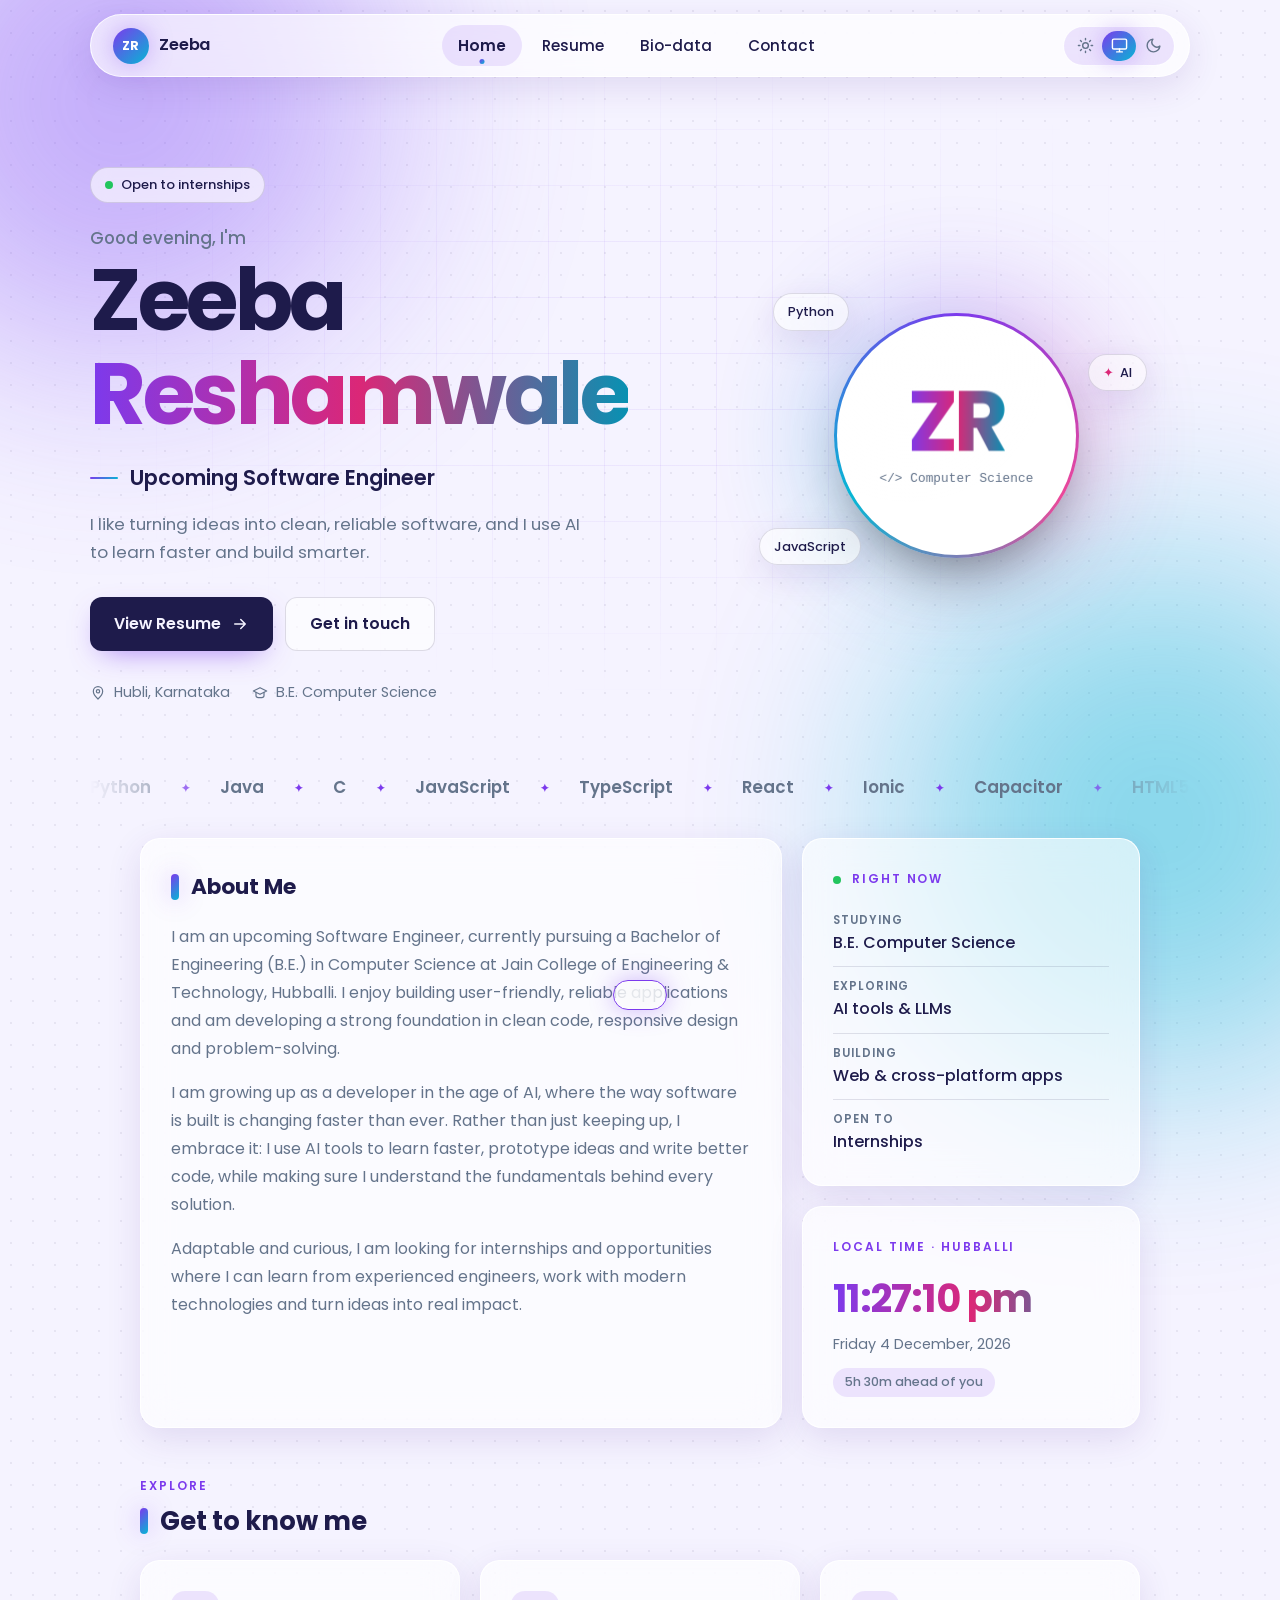
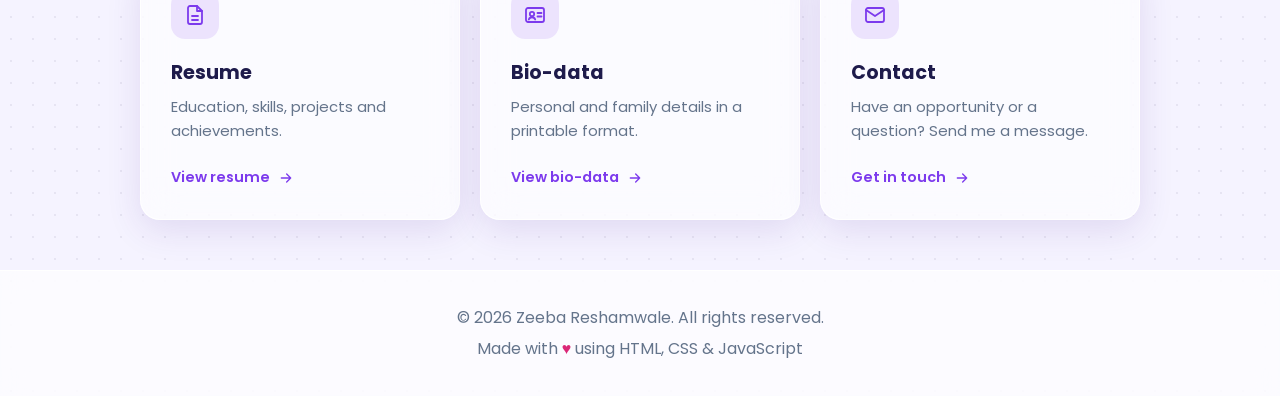
<file: index.html>
<!DOCTYPE html>
<html lang="en">
<head>
    <meta charset="UTF-8">
    <meta name="viewport" content="width=device-width, initial-scale=1.0">
    <meta name="description" content="Personal website of Zeeba Reshamwale - resume, bio-data and contact.">
    <title>Home | Zeeba Reshamwale</title>
    <link rel="preconnect" href="https://fonts.googleapis.com">
    <link href="https://fonts.googleapis.com/css2?family=Poppins:wght@400;500;600;700&display=swap" rel="stylesheet">
    <link rel="stylesheet" href="style.css">
    <!-- Apply the saved theme before the page is drawn (avoids a white flash) -->
    <script>
        (function () {
            var mode = "system";
            try { mode = localStorage.getItem("themeMode") || "system"; } catch (e) {}
            var dark = mode === "dark" ||
                (mode === "system" && window.matchMedia("(prefers-color-scheme: dark)").matches);
            document.documentElement.setAttribute("data-mode", mode);
            document.documentElement.setAttribute("data-theme", dark ? "dark" : "light");
        })();
    </script>
</head>

<body>

<!-- ===== Navigation bar ===== -->
<nav>
    <a href="index.html" class="logo" aria-label="Zeeba Reshamwale - Home"><span class="logo-mark">ZR</span><span class="logo-text">Zeeba</span></a>

    <ul class="nav-links">
        <li><a href="index.html">Home</a></li>
        <li><a href="resume.html">Resume</a></li>
        <li><a href="biodata.html">Bio-data</a></li>
        <li><a href="contact.html">Contact</a></li>
    </ul>

    <div class="nav-actions">
        <!-- Theme switcher: Light / System / Dark -->
        <div class="theme-toggle" role="group" aria-label="Theme">
            <span class="theme-indicator"></span>
            <button data-set="light" onclick="setThemeMode('light', event)" title="Light theme" aria-label="Light theme">
                <svg viewBox="0 0 24 24"><circle cx="12" cy="12" r="4"/><path d="M12 2v2M12 20v2M4.9 4.9l1.4 1.4M17.7 17.7l1.4 1.4M2 12h2M20 12h2M4.9 19.1l1.4-1.4M17.7 6.3l1.4-1.4"/></svg>
            </button>
            <button data-set="system" onclick="setThemeMode('system', event)" title="Use system setting" aria-label="System theme">
                <svg viewBox="0 0 24 24"><rect x="2" y="3" width="20" height="14" rx="2"/><path d="M8 21h8M12 17v4"/></svg>
            </button>
            <button data-set="dark" onclick="setThemeMode('dark', event)" title="Dark theme" aria-label="Dark theme">
                <svg viewBox="0 0 24 24"><path d="M21 12.8A9 9 0 1 1 11.2 3a7 7 0 0 0 9.8 9.8z"/></svg>
            </button>
        </div>
        <button class="icon-btn" id="menuBtn" onclick="toggleMenu()" title="Menu">☰</button>
    </div>
</nav>

<!-- ===== Hero section ===== -->
<section class="hero">
    <!-- Faint grid that fades out towards the edges -->
    <div class="hero-grid" aria-hidden="true"></div>

    <div class="hero-text">
        <div class="status-pill rise" style="--d: 0"><span class="dot"></span> Open to internships</div>

        <p class="greeting rise" id="greeting" style="--d: 1">Hi, I'm</p>

        <!-- Each line of the name slides up from behind a mask -->
        <h1 class="hero-name">
            <span class="line"><span style="--d: 2">Zeeba</span></span>
            <span class="line"><span class="accent" style="--d: 3">Reshamwale</span></span>
        </h1>

        <!-- The word in the slot changes every few seconds (script.js) -->
        <p class="role rise" style="--d: 4">
            <span class="role-bar"></span>
            <span class="role-word" id="roleWord">Upcoming Software Engineer</span>
        </p>

        <p class="hero-intro rise" style="--d: 5">
            I like turning ideas into clean, reliable software, and I use AI
            to learn faster and build smarter.
        </p>

        <div class="hero-cta rise" style="--d: 6">
            <a href="resume.html" class="btn-primary">
                View Resume
                <svg viewBox="0 0 24 24" aria-hidden="true"><path d="M5 12h14M13 6l6 6-6 6"/></svg>
            </a>
            <a href="contact.html" class="btn-ghost">Get in touch</a>
        </div>

        <ul class="hero-meta rise" style="--d: 7">
            <li>
                <svg viewBox="0 0 24 24" aria-hidden="true"><path d="M12 21s-7-6.2-7-11.5A7 7 0 0 1 19 9.5C19 14.8 12 21 12 21z"/><circle cx="12" cy="9.5" r="2.5"/></svg>
                Hubli, Karnataka
            </li>
            <li>
                <svg viewBox="0 0 24 24" aria-hidden="true"><path d="M2 9l10-5 10 5-10 5z"/><path d="M6 11v5c0 1.5 2.7 3 6 3s6-1.5 6-3v-5"/></svg>
                B.E. Computer Science
            </li>
        </ul>
    </div>

    <!-- Monogram card with a rotating gradient border; tilts with the mouse -->
    <div class="hero-visual rise" style="--d: 3" id="heroVisual">
        <div class="avatar-glow" aria-hidden="true"></div>
        <div class="avatar-card" id="avatarCard">
            <span class="avatar-initials">ZR</span>
            <span class="avatar-caption">&lt;/&gt; Computer Science</span>
        </div>
        <span class="float-chip chip-1">Python</span>
        <span class="float-chip chip-2">JavaScript</span>
        <span class="float-chip chip-3"><span class="spark">✦</span> AI</span>
    </div>
</section>

<!-- ===== Scrolling strip of technologies (pauses on hover) ===== -->
<section class="marquee" aria-label="Technologies I work with">
    <div class="marquee-track">
        <ul><li>Python</li><li>Java</li><li>C</li><li>JavaScript</li><li>TypeScript</li><li>React</li><li>Ionic</li><li>Capacitor</li><li>HTML5</li><li>CSS3</li><li>SQL</li><li>MongoDB</li><li>Git</li><li>AI &amp; LLMs</li></ul>
        <ul aria-hidden="true"><li>Python</li><li>Java</li><li>C</li><li>JavaScript</li><li>TypeScript</li><li>React</li><li>Ionic</li><li>Capacitor</li><li>HTML5</li><li>CSS3</li><li>SQL</li><li>MongoDB</li><li>Git</li><li>AI &amp; LLMs</li></ul>
    </div>
</section>

<main class="container">

    <!-- ===== Bento grid: about me, what I'm doing now, local time ===== -->
    <section class="bento">
        <article class="card reveal bento-about">
            <h2>About Me</h2>
            <p>
                I am an upcoming Software Engineer, currently pursuing a Bachelor of Engineering (B.E.)
                in Computer Science at Jain College of Engineering &amp; Technology, Hubballi.
                I enjoy building user-friendly, reliable applications and am developing a strong
                foundation in clean code, responsive design and problem-solving.
            </p>
            <p>
                I am growing up as a developer in the age of AI, where the way software is built
                is changing faster than ever. Rather than just keeping up, I embrace it: I use
                AI tools to learn faster, prototype ideas and write better code, while making sure
                I understand the fundamentals behind every solution.
            </p>
            <p>
                Adaptable and curious, I am looking for internships and opportunities where I can
                learn from experienced engineers, work with modern technologies and turn ideas
                into real impact.
            </p>
        </article>

        <article class="card reveal bento-now">
            <p class="eyebrow"><span class="live-dot"></span> Right now</p>
            <ul class="now-list">
                <li><span>Studying</span> B.E. Computer Science</li>
                <li><span>Exploring</span> AI tools &amp; LLMs</li>
                <li><span>Building</span> Web &amp; cross-platform apps</li>
                <li><span>Open to</span> Internships</li>
            </ul>
        </article>

        <!-- Live clock (script.js) -->
        <article class="card reveal bento-clock">
            <p class="eyebrow">Local time &middot; Hubballi</p>
            <p class="clock" id="clock">--:--:--</p>
            <p class="date-text" id="dateText"></p>
            <p class="tz-note" id="tzNote"></p>
        </article>
    </section>

    <!-- ===== Links to the other pages ===== -->
    <section class="explore">
        <div class="section-head reveal">
            <p class="eyebrow">Explore</p>
            <h2>Get to know me</h2>
        </div>

        <div class="link-grid reveal stagger">
            <a class="card link-card" href="resume.html">
                <span class="link-icon"><svg viewBox="0 0 24 24" aria-hidden="true"><path d="M14 3H7a2 2 0 0 0-2 2v14a2 2 0 0 0 2 2h10a2 2 0 0 0 2-2V8z"/><path d="M14 3v5h5M9 13h6M9 17h6"/></svg></span>
                <h3>Resume</h3>
                <p>Education, skills, projects and achievements.</p>
                <span class="link-arrow">View resume <svg viewBox="0 0 24 24" aria-hidden="true"><path d="M5 12h14M13 6l6 6-6 6"/></svg></span>
            </a>
            <a class="card link-card" href="biodata.html">
                <span class="link-icon"><svg viewBox="0 0 24 24" aria-hidden="true"><rect x="3" y="5" width="18" height="14" rx="2"/><circle cx="9" cy="11" r="2.2"/><path d="M5.8 16.5a3.4 3.4 0 0 1 6.4 0M14.5 10h4M14.5 13.5h4"/></svg></span>
                <h3>Bio-data</h3>
                <p>Personal and family details in a printable format.</p>
                <span class="link-arrow">View bio-data <svg viewBox="0 0 24 24" aria-hidden="true"><path d="M5 12h14M13 6l6 6-6 6"/></svg></span>
            </a>
            <a class="card link-card" href="contact.html">
                <span class="link-icon"><svg viewBox="0 0 24 24" aria-hidden="true"><rect x="3" y="5" width="18" height="14" rx="2"/><path d="M3 7l9 6 9-6"/></svg></span>
                <h3>Contact</h3>
                <p>Have an opportunity or a question? Send me a message.</p>
                <span class="link-arrow">Get in touch <svg viewBox="0 0 24 24" aria-hidden="true"><path d="M5 12h14M13 6l6 6-6 6"/></svg></span>
            </a>
        </div>
    </section>

</main>

<!-- ===== Footer ===== -->
<footer>
    <p>&copy; <span id="year">2026</span> Zeeba Reshamwale. All rights reserved.</p>
    <p>Made with <span class="heart">♥</span> using HTML, CSS &amp; JavaScript</p>
</footer>

<button id="topBtn" title="Back to top">↑</button>
<div class="toast" id="toast"></div>

<script src="script.js"></script>
</body>
</html>
</file>
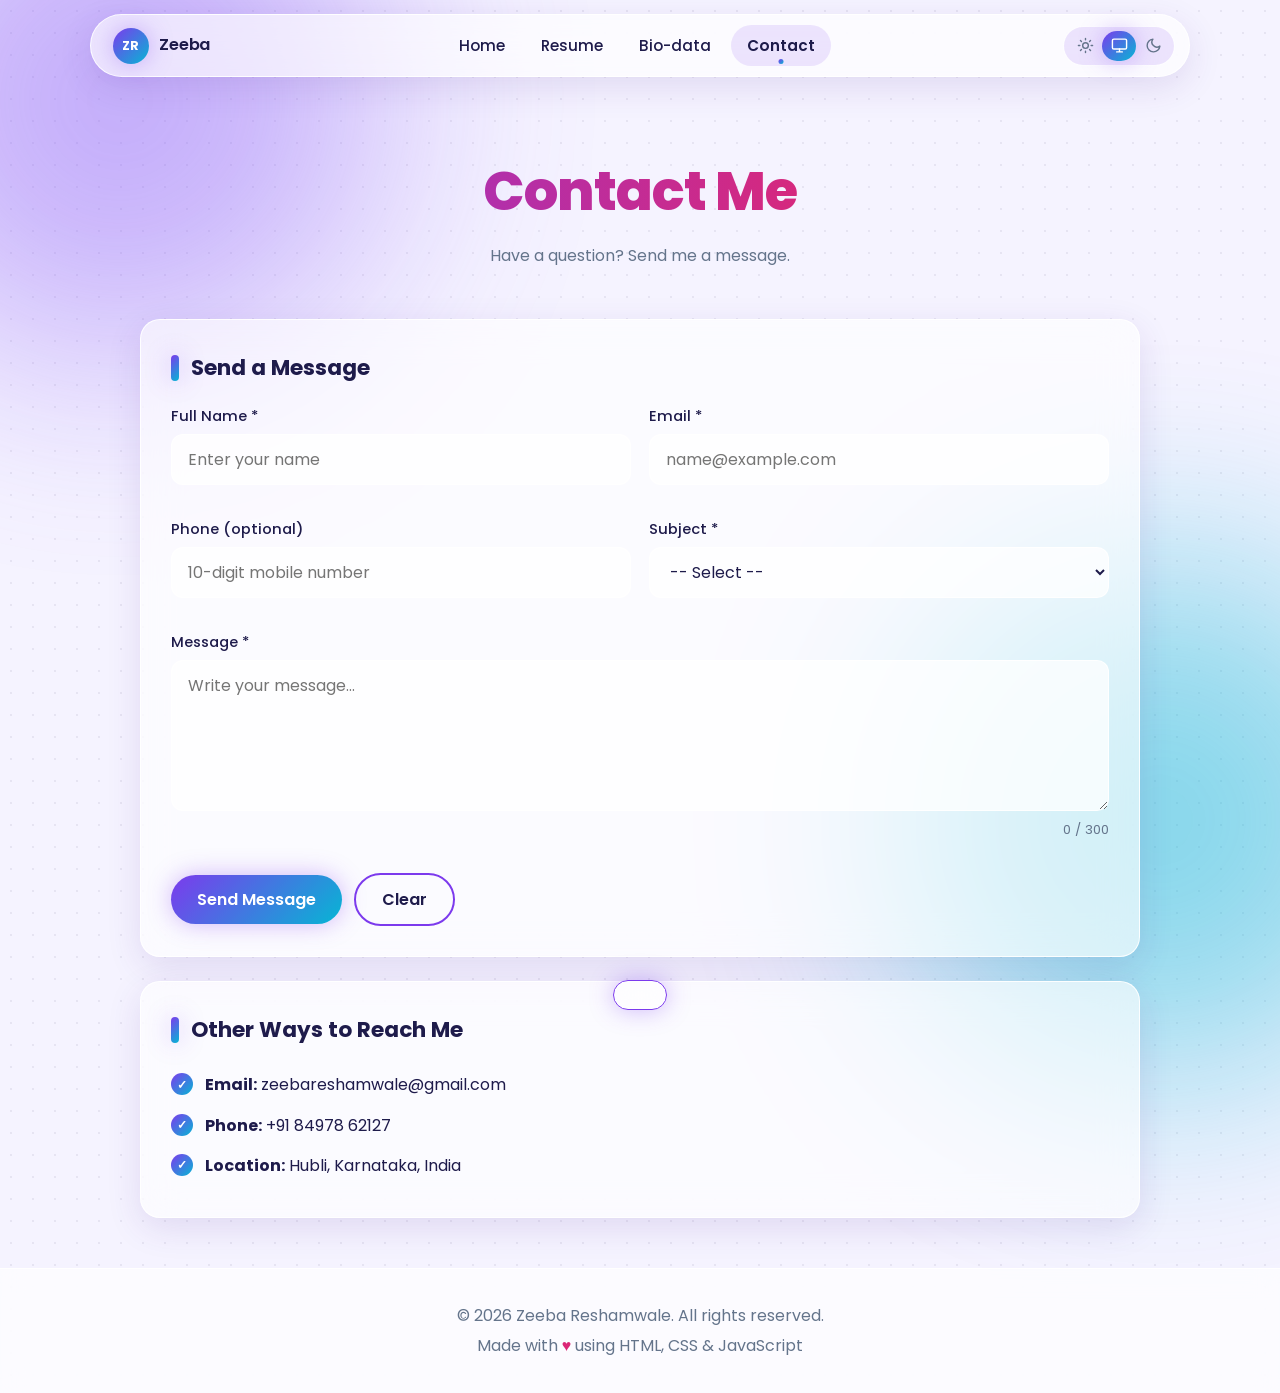
<file: contact.html>
<!DOCTYPE html>
<html lang="en">
<head>
    <meta charset="UTF-8">
    <meta name="viewport" content="width=device-width, initial-scale=1.0">
    <title>Contact | Zeeba Reshamwale</title>
    <link rel="preconnect" href="https://fonts.googleapis.com">
    <link href="https://fonts.googleapis.com/css2?family=Poppins:wght@400;500;600;700&display=swap" rel="stylesheet">
    <link rel="stylesheet" href="style.css">
    <!-- Apply the saved theme before the page is drawn (avoids a white flash) -->
    <script>
        (function () {
            var mode = "system";
            try { mode = localStorage.getItem("themeMode") || "system"; } catch (e) {}
            var dark = mode === "dark" ||
                (mode === "system" && window.matchMedia("(prefers-color-scheme: dark)").matches);
            document.documentElement.setAttribute("data-mode", mode);
            document.documentElement.setAttribute("data-theme", dark ? "dark" : "light");
        })();
    </script>
</head>

<body>

<!-- ===== Navigation bar ===== -->
 <nav>
        <a href="index.html" class="logo" aria-label="Zeeba Reshamwale - Home"><span class="logo-mark">ZR</span><span class="logo-text">Zeeba</span></a>

        <ul class="nav-links">
            <li><a href="index.html">Home</a></li>
            <li><a href="resume.html">Resume</a></li>
            <li><a href="biodata.html">Bio-data</a></li>
            <li><a href="contact.html">Contact</a></li>
        </ul>

        <div class="nav-actions">
            <!-- Theme switcher: Light / System / Dark -->
            <div class="theme-toggle" role="group" aria-label="Theme">
                <span class="theme-indicator"></span>
                <button data-set="light" onclick="setThemeMode('light', event)" title="Light theme"
                    aria-label="Light theme">
                    <svg viewBox="0 0 24 24">
                        <circle cx="12" cy="12" r="4" />
                        <path
                            d="M12 2v2M12 20v2M4.9 4.9l1.4 1.4M17.7 17.7l1.4 1.4M2 12h2M20 12h2M4.9 19.1l1.4-1.4M17.7 6.3l1.4-1.4" />
                    </svg>
                </button>
                <button data-set="system" onclick="setThemeMode('system', event)" title="Use system setting"
                    aria-label="System theme">
                    <svg viewBox="0 0 24 24">
                        <rect x="2" y="3" width="20" height="14" rx="2" />
                        <path d="M8 21h8M12 17v4" />
                    </svg>
                </button>
                <button data-set="dark" onclick="setThemeMode('dark', event)" title="Dark theme"
                    aria-label="Dark theme">
                    <svg viewBox="0 0 24 24">
                        <path d="M21 12.8A9 9 0 1 1 11.2 3a7 7 0 0 0 9.8 9.8z" />
                    </svg>
                </button>
            </div>
            <button class="icon-btn" id="menuBtn" onclick="toggleMenu()" title="Menu">☰</button>
        </div>
    </nav>


<header class="page-header">
    <h1>Contact Me</h1>
    <p>Have a question? Send me a message.</p>
</header>

<main class="container">

    <section class="card reveal">
        <h2>Send a Message</h2>

        <!-- novalidate: validation is done by our own JavaScript -->
        <form id="contactForm" novalidate>
          <div class="form-grid">

            <div class="form-group">
                <label for="name">Full Name *</label>
                <input type="text" id="name" placeholder="Enter your name">
                <span class="error" id="nameError"></span>
            </div>

            <div class="form-group">
                <label for="email">Email *</label>
                <input type="email" id="email" placeholder="name@example.com">
                <span class="error" id="emailError"></span>
            </div>

            <div class="form-group">
                <label for="phone">Phone (optional)</label>
                <input type="tel" id="phone" placeholder="10-digit mobile number" maxlength="10">
                <span class="error" id="phoneError"></span>
            </div>

            <div class="form-group">
                <label for="subject">Subject *</label>
                <select id="subject">
                    <option value="">-- Select --</option>
                    <option value="Project Collaboration">Project Collaboration</option>
                    <option value="Job / Internship">Job / Internship</option>
                    <option value="General Query">General Query</option>
                </select>
                <span class="error" id="subjectError"></span>
            </div>

            <div class="form-group full">
                <label for="message">Message *</label>
                <textarea id="message" rows="5" maxlength="300" placeholder="Write your message..."></textarea>
                <div class="char-count" id="charCount">0 / 300</div>
                <span class="error" id="messageError"></span>
            </div>

          </div>

            <button type="submit" class="btn">Send Message</button>
            <button type="reset" class="btn outline">Clear</button>
        </form>

        <div class="success-box" id="successBox"></div>
    </section>

    <section class="card reveal">
        <h2>Other Ways to Reach Me</h2>
        <ul class="tick-list">
            <li><b>Email:</b> zeebareshamwale@gmail.com</li>
            <li><b>Phone:</b> +91 84978 62127</li>
            <li><b>Location:</b> Hubli, Karnataka, India</li>
        </ul>
    </section>

</main>

<!-- ===== Footer ===== -->
<footer>
    <p>&copy; <span id="year">2026</span> Zeeba Reshamwale. All rights reserved.</p>
    <p>Made with <span class="heart">♥</span> using HTML, CSS &amp; JavaScript</p>
</footer>

<button id="topBtn" title="Back to top">↑</button>
<div class="toast" id="toast"></div>

<script src="script.js"></script>
</body>
</html>
</file>
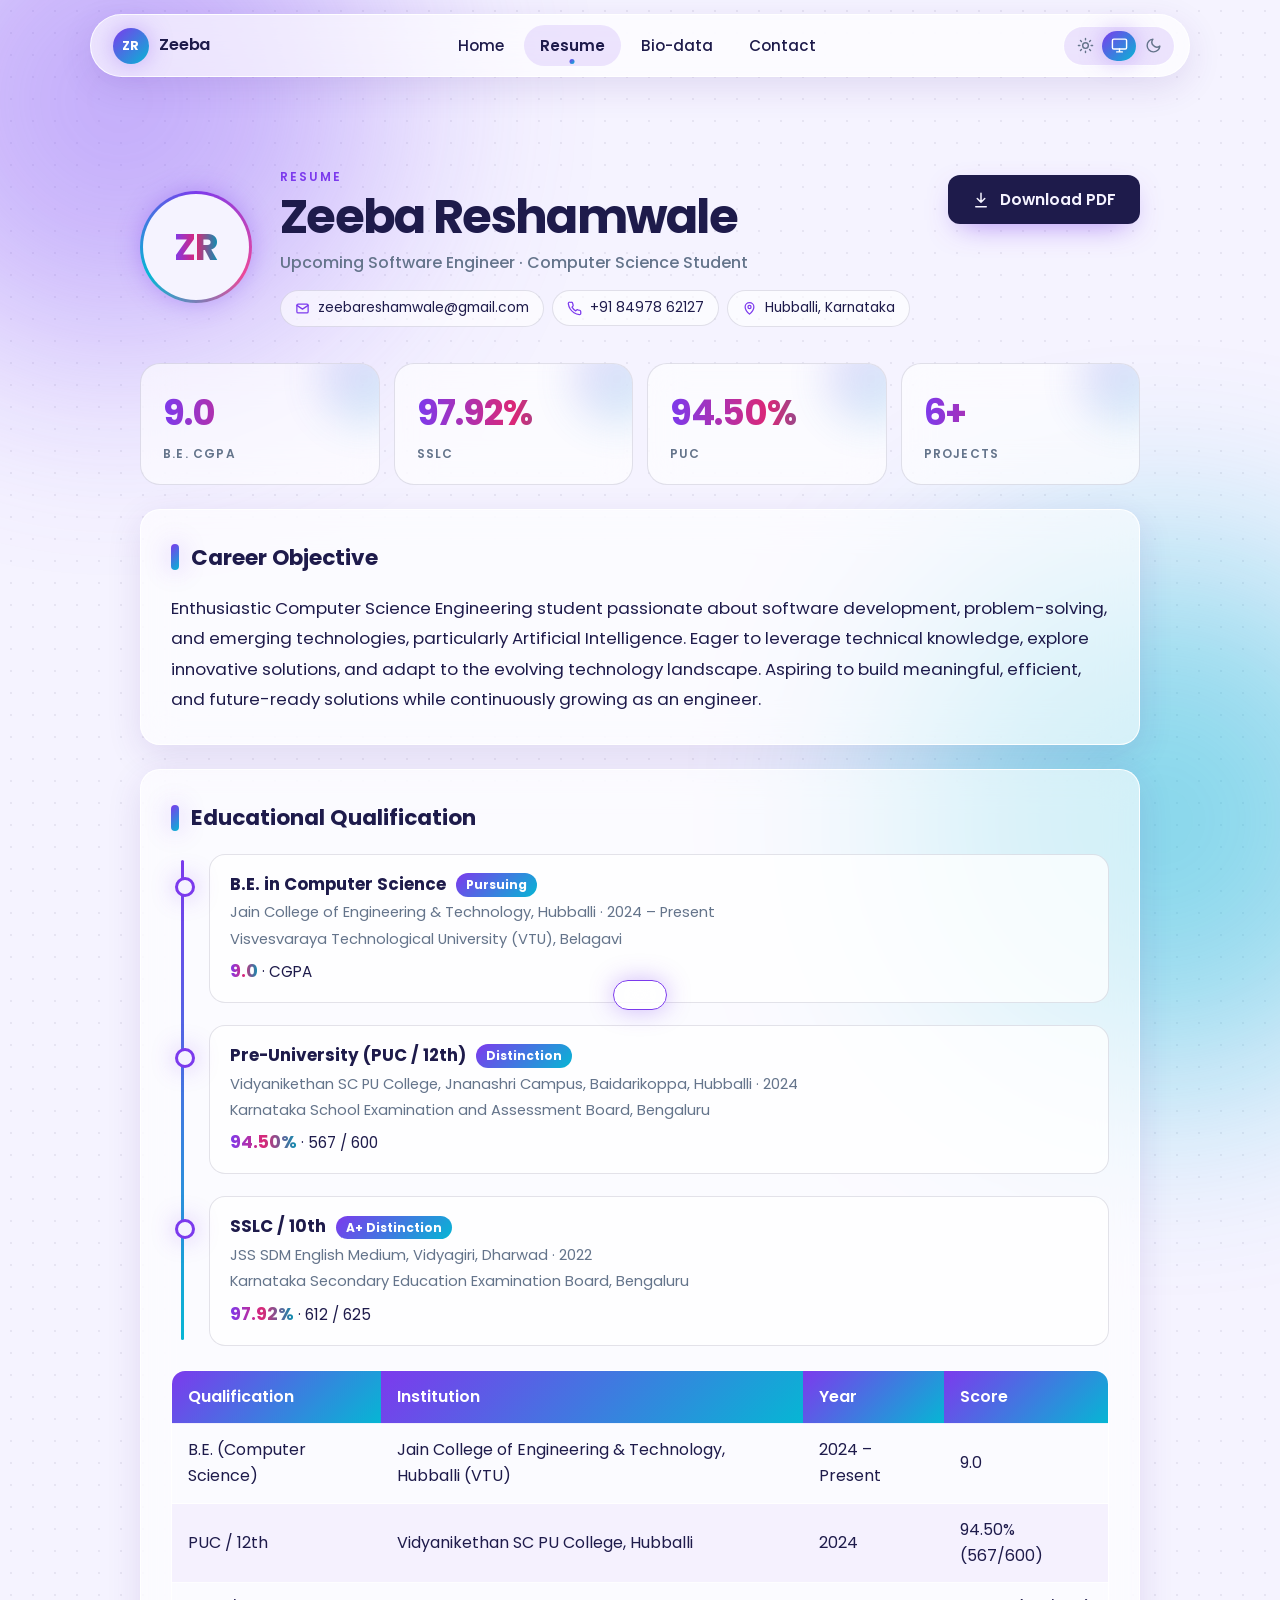
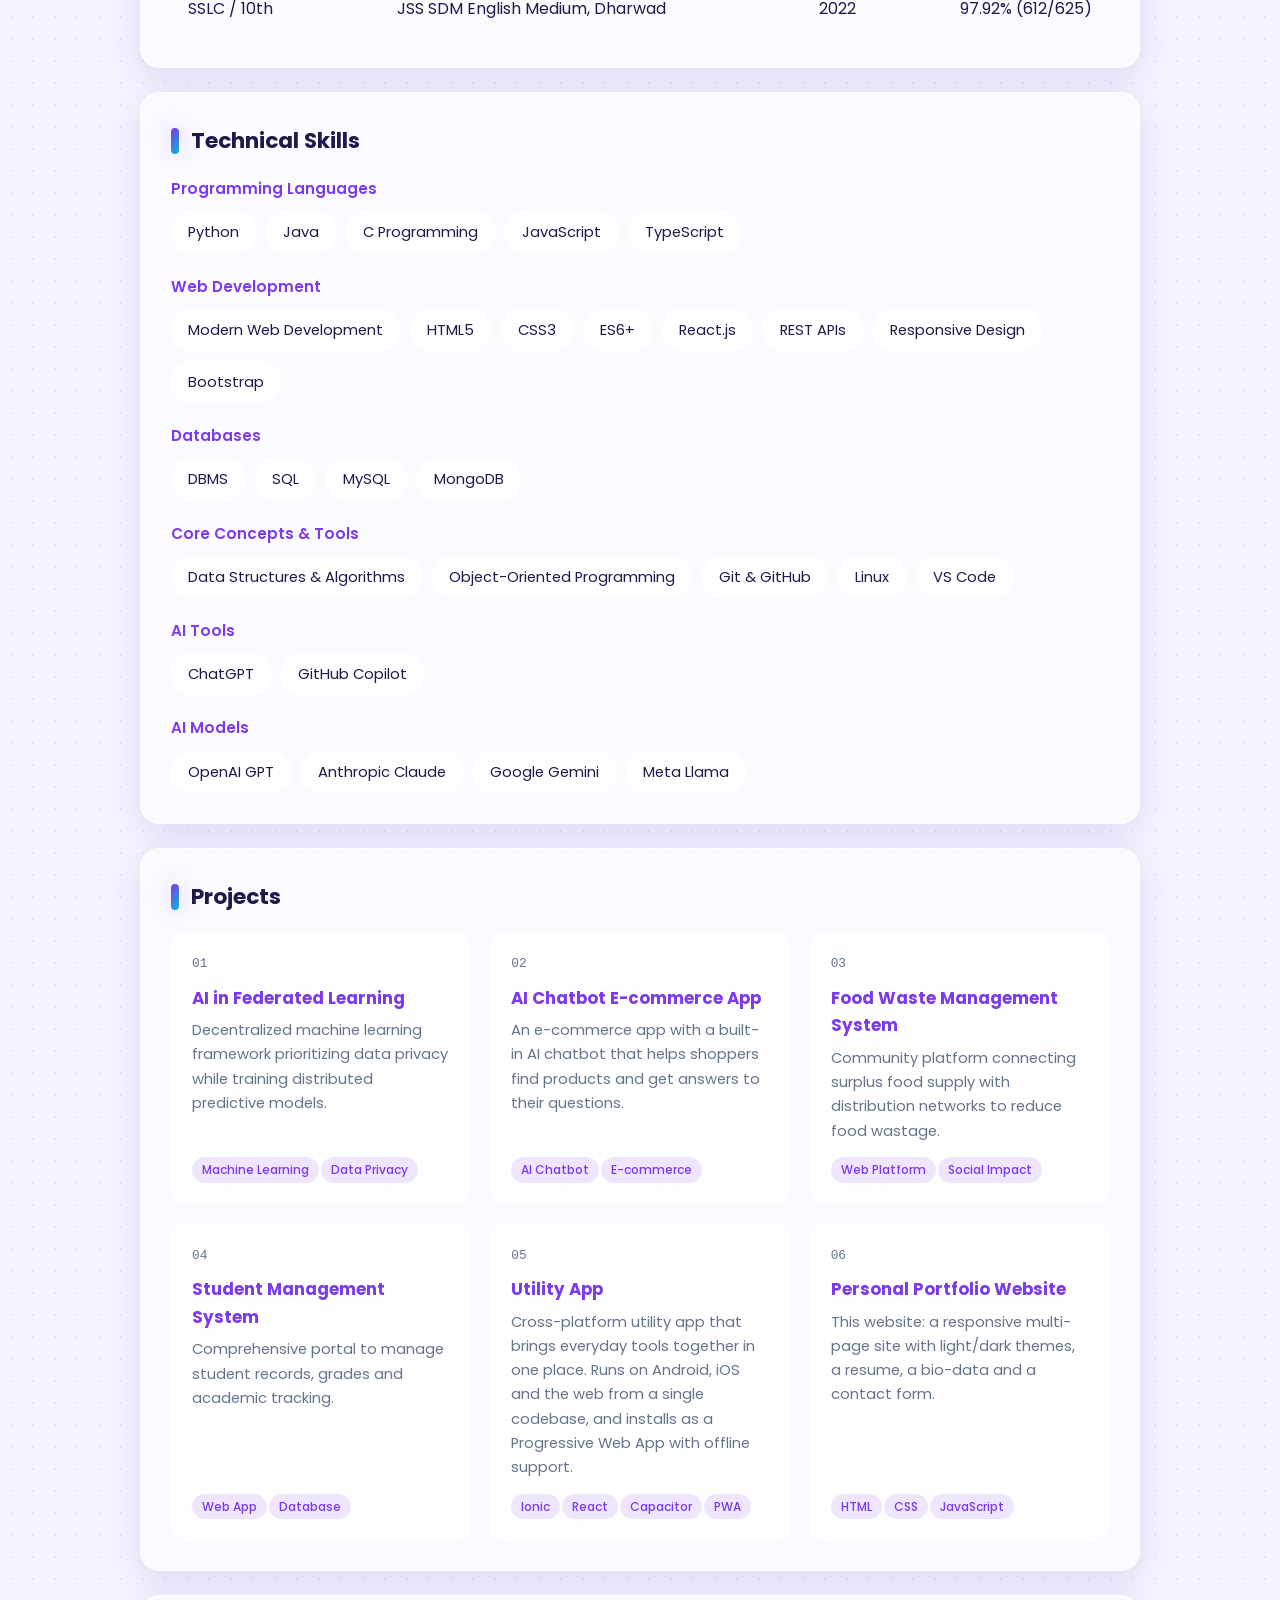
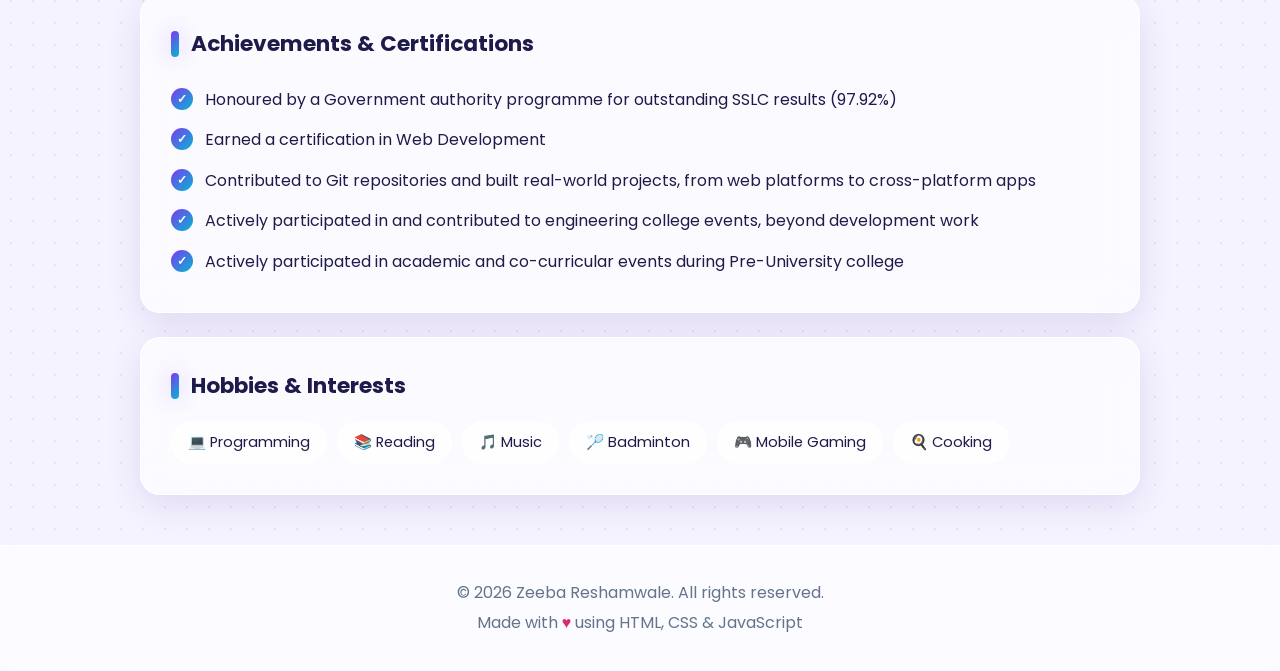
<file: resume.html>
<!DOCTYPE html>
<html lang="en">

<head>
    <meta charset="UTF-8">
    <meta name="viewport" content="width=device-width, initial-scale=1.0">
    <title>Resume | Zeeba Reshamwale</title>
    <link rel="preconnect" href="https://fonts.googleapis.com">
    <link href="https://fonts.googleapis.com/css2?family=Poppins:wght@400;500;600;700&display=swap" rel="stylesheet">
    <link rel="stylesheet" href="style.css">
    <!-- Apply the saved theme before the page is drawn (avoids a white flash) -->
    <script>
        (function () {
            var mode = "system";
            try { mode = localStorage.getItem("themeMode") || "system"; } catch (e) { }
            var dark = mode === "dark" ||
                (mode === "system" && window.matchMedia("(prefers-color-scheme: dark)").matches);
            document.documentElement.setAttribute("data-mode", mode);
            document.documentElement.setAttribute("data-theme", dark ? "dark" : "light");
        })();
    </script>
</head>

<body>

    <!-- ===== Navigation bar ===== -->
    <nav>
        <a href="index.html" class="logo" aria-label="Zeeba Reshamwale - Home"><span class="logo-mark">ZR</span><span class="logo-text">Zeeba</span></a>

        <ul class="nav-links">
            <li><a href="index.html">Home</a></li>
            <li><a href="resume.html">Resume</a></li>
            <li><a href="biodata.html">Bio-data</a></li>
            <li><a href="contact.html">Contact</a></li>
        </ul>

        <div class="nav-actions">
            <!-- Theme switcher: Light / System / Dark -->
            <div class="theme-toggle" role="group" aria-label="Theme">
                <span class="theme-indicator"></span>
                <button data-set="light" onclick="setThemeMode('light', event)" title="Light theme"
                    aria-label="Light theme">
                    <svg viewBox="0 0 24 24">
                        <circle cx="12" cy="12" r="4" />
                        <path
                            d="M12 2v2M12 20v2M4.9 4.9l1.4 1.4M17.7 17.7l1.4 1.4M2 12h2M20 12h2M4.9 19.1l1.4-1.4M17.7 6.3l1.4-1.4" />
                    </svg>
                </button>
                <button data-set="system" onclick="setThemeMode('system', event)" title="Use system setting"
                    aria-label="System theme">
                    <svg viewBox="0 0 24 24">
                        <rect x="2" y="3" width="20" height="14" rx="2" />
                        <path d="M8 21h8M12 17v4" />
                    </svg>
                </button>
                <button data-set="dark" onclick="setThemeMode('dark', event)" title="Dark theme"
                    aria-label="Dark theme">
                    <svg viewBox="0 0 24 24">
                        <path d="M21 12.8A9 9 0 1 1 11.2 3a7 7 0 0 0 9.8 9.8z" />
                    </svg>
                </button>
            </div>
            <button class="icon-btn" id="menuBtn" onclick="toggleMenu()" title="Menu">☰</button>
        </div>
    </nav>

    <!-- Thin gradient bar at the top that fills as you scroll (script.js) -->
    <div class="scroll-progress" id="scrollProgress" aria-hidden="true"></div>

    <main class="container">

        <!-- ===== Profile header: name, role, contact details ===== -->
        <section class="profile">
            <div class="profile-avatar rise" style="--d: 0"><span>ZR</span></div>

            <div class="profile-info">
                <p class="eyebrow rise" style="--d: 1">Resume</p>
                <h1 class="profile-name rise" style="--d: 2">Zeeba Reshamwale</h1>
                <p class="profile-role rise" style="--d: 3">Upcoming Software Engineer &middot; Computer Science Student
                </p>
                <ul class="profile-contact rise" style="--d: 4">
                    <li><a href="mailto:zeebareshamwale@gmail.com"><svg viewBox="0 0 24 24" aria-hidden="true">
                                <rect x="3" y="5" width="18" height="14" rx="2" />
                                <path d="M3 7l9 6 9-6" />
                            </svg> zeebareshamwale@gmail.com</a></li>
                    <li><a href="tel:+918497862127"><svg viewBox="0 0 24 24" aria-hidden="true">
                                <path
                                    d="M22 16.9v3a2 2 0 0 1-2.2 2 19.8 19.8 0 0 1-8.6-3.1 19.5 19.5 0 0 1-6-6A19.8 19.8 0 0 1 2.1 4.2 2 2 0 0 1 4.1 2h3a2 2 0 0 1 2 1.7c.1.9.4 1.8.7 2.7a2 2 0 0 1-.5 2.1L8 9.8a16 16 0 0 0 6 6l1.3-1.3a2 2 0 0 1 2.1-.4c.9.3 1.8.6 2.7.7a2 2 0 0 1 1.7 2z" />
                            </svg> +91 84978 62127</a></li>
                    <li><svg viewBox="0 0 24 24" aria-hidden="true">
                            <path d="M12 21s-7-6.2-7-11.5A7 7 0 0 1 19 9.5C19 14.8 12 21 12 21z" />
                            <circle cx="12" cy="9.5" r="2.5" />
                        </svg> Hubballi, Karnataka</li>
                </ul>
            </div>

            <button class="btn-primary profile-print no-print rise" style="--d: 5" onclick="printPage()">
                <svg viewBox="0 0 24 24" aria-hidden="true">
                    <path d="M12 3v12M7 10l5 5 5-5M5 21h14" />
                </svg> Download PDF
            </button>
        </section>

        <!-- ===== Highlights: numbers count up when they scroll into view ===== -->
        <section class="stats reveal stagger">
            <div class="stat">
                <span class="stat-num" data-to="9.0" data-decimals="1">9.0</span>
                <span class="stat-label">B.E. CGPA</span>
            </div>
            <div class="stat">
                <span class="stat-num" data-to="97.92" data-decimals="2" data-suffix="%">97.92%</span>
                <span class="stat-label">SSLC</span>
            </div>
            <div class="stat">
                <span class="stat-num" data-to="94.50" data-decimals="2" data-suffix="%">94.50%</span>
                <span class="stat-label">PUC</span>
            </div>
            <div class="stat">
                <span class="stat-num" data-to="6" data-suffix="+">6+</span>
                <span class="stat-label">Projects</span>
            </div>
        </section>

        <!-- ===== Career objective ===== -->
        <section class="card reveal">
            <h2>Career Objective</h2>
            <p class="lead">
                Enthusiastic Computer Science Engineering student passionate about software development,
                problem-solving, and emerging technologies, particularly Artificial Intelligence. Eager to leverage
                technical knowledge, explore innovative solutions, and adapt to the evolving technology landscape.
                Aspiring to build meaningful, efficient, and future-ready solutions while continuously growing as an
                engineer.
            </p>
        </section>

        <!-- ===== Education - timeline + table ===== -->
        <section class="card reveal">
            <h2>Educational Qualification</h2>

            <div class="timeline stagger">
                <div class="timeline-item">
                    <h3>B.E. in Computer Science <span class="badge">Pursuing</span></h3>
                    <p class="meta">Jain College of Engineering &amp; Technology, Hubballi &middot; 2024 &ndash; Present
                    </p>
                    <p class="meta">Visvesvaraya Technological University (VTU), Belagavi</p>
                    <p class="score"><b>9.0</b> &middot; CGPA</p>
                </div>
                <div class="timeline-item">
                    <h3>Pre-University (PUC / 12th) <span class="badge">Distinction</span></h3>
                    <p class="meta">Vidyanikethan SC PU College, Jnanashri Campus, Baidarikoppa, Hubballi &middot; 2024
                    </p>
                    <p class="meta">Karnataka School Examination and Assessment Board, Bengaluru</p>
                    <p class="score"><b>94.50%</b> &middot; 567 / 600</p>
                </div>
                <div class="timeline-item">
                    <h3>SSLC / 10th <span class="badge">A+ Distinction</span></h3>
                    <p class="meta">JSS SDM English Medium, Vidyagiri, Dharwad &middot; 2022</p>
                    <p class="meta">Karnataka Secondary Education Examination Board, Bengaluru</p>
                    <p class="score"><b>97.92%</b> &middot; 612 / 625</p>
                </div>
            </div>

            <table>
                <thead>
                    <tr>
                        <th>Qualification</th>
                        <th>Institution</th>
                        <th>Year</th>
                        <th>Score</th>
                    </tr>
                </thead>
                <tbody>
                    <tr>
                        <td>B.E. (Computer Science)</td>
                        <td>Jain College of Engineering &amp; Technology, Hubballi (VTU)</td>
                        <td>2024 &ndash; Present</td>
                        <td>9.0</td>
                    </tr>
                    <tr>
                        <td>PUC / 12th</td>
                        <td>Vidyanikethan SC PU College, Hubballi</td>
                        <td>2024</td>
                        <td>94.50% (567/600)</td>
                    </tr>
                    <tr>
                        <td>SSLC / 10th</td>
                        <td>JSS SDM English Medium, Dharwad</td>
                        <td>2022</td>
                        <td>97.92% (612/625)</td>
                    </tr>
                </tbody>
            </table>
        </section>

        <!-- ===== Skills grouped as chips ===== -->
        <section class="card reveal">
            <h2>Technical Skills</h2>

            <div class="skill-group">
                <h3>Programming Languages</h3>
                <div class="chips stagger">
                    <span>Python</span>
                    <span>Java</span>
                    <span>C Programming</span>
                    <span>JavaScript</span>
                    <span>TypeScript</span>
                </div>
            </div>

            <div class="skill-group">
                <h3>Web Development</h3>
                <div class="chips stagger">
                    <span>Modern Web Development</span>
                    <span>HTML5</span>
                    <span>CSS3</span>
                    <span>ES6+</span>
                    <span>React.js</span>
                    <span>REST APIs</span>
                    <span>Responsive Design</span>
                    <span>Bootstrap</span>
                </div>
            </div>

            <div class="skill-group">
                <h3>Databases</h3>
                <div class="chips stagger">
                    <span>DBMS</span>
                    <span>SQL</span>
                    <span>MySQL</span>
                    <span>MongoDB</span>
                </div>
            </div>

            <div class="skill-group">
                <h3>Core Concepts &amp; Tools</h3>
                <div class="chips stagger">
                    <span>Data Structures &amp; Algorithms</span>
                    <span>Object-Oriented Programming</span>
                    <span>Git &amp; GitHub</span>
                    <span>Linux</span>
                    <span>VS Code</span>
                </div>
            </div>

            <div class="skill-group">
                <h3>AI Tools</h3>
                <div class="chips stagger">
                    <span>ChatGPT</span>
                    <span>GitHub Copilot</span>
                </div>
            </div>

            <div class="skill-group">
                <h3>AI Models</h3>
                <div class="chips stagger">
                    <span>OpenAI GPT</span>
                    <span>Anthropic Claude</span>
                    <span>Google Gemini</span>
                    <span>Meta Llama</span>
                </div>
            </div>
        </section>

        <!-- ===== Projects as cards (CSS Grid) ===== -->
        <section class="card reveal">
            <h2>Projects</h2>
            <div class="grid-3 projects stagger">
                <div class="project">
                    <h3>AI in Federated Learning</h3>
                    <p>Decentralized machine learning framework prioritizing data privacy while training
                        distributed predictive models.</p>
                    <div class="tags"><span>Machine Learning</span><span>Data Privacy</span></div>
                </div>
                <div class="project">
                    <h3>AI Chatbot E-commerce App</h3>
                    <p>An e-commerce app with a built-in AI chatbot that helps shoppers find products and
                        get answers to their questions.</p>
                    <div class="tags"><span>AI Chatbot</span><span>E-commerce</span></div>
                </div>
                <div class="project">
                    <h3>Food Waste Management System</h3>
                    <p>Community platform connecting surplus food supply with distribution networks to
                        reduce food wastage.</p>
                    <div class="tags"><span>Web Platform</span><span>Social Impact</span></div>
                </div>
                <div class="project">
                    <h3>Student Management System</h3>
                    <p>Comprehensive portal to manage student records, grades and academic tracking.</p>
                    <div class="tags"><span>Web App</span><span>Database</span></div>
                </div>
                <div class="project">
                    <h3>Utility App</h3>
                    <p>Cross-platform utility app that brings everyday tools together in one place. Runs on
                        Android, iOS and the web from a single codebase, and installs as a Progressive Web App
                        with offline support.</p>
                    <div class="tags"><span>Ionic</span><span>React</span><span>Capacitor</span><span>PWA</span></div>
                </div>
                <div class="project">
                    <h3>Personal Portfolio Website</h3>
                    <p>This website: a responsive multi-page site with light/dark themes, a resume, a
                        bio-data and a contact form.</p>
                    <div class="tags"><span>HTML</span><span>CSS</span><span>JavaScript</span></div>
                </div>
            </div>
        </section>

        <!-- ===== Achievements ===== -->
        <section class="card reveal">
            <h2>Achievements &amp; Certifications</h2>
            <ul class="tick-list stagger">
                <li>Honoured by a Government authority programme for outstanding SSLC results (97.92%)</li>
                <li>Earned a certification in Web Development</li>
                <li>Contributed to Git repositories and built real-world projects, from web platforms to
                    cross-platform apps</li>
                <li>Actively participated in and contributed to engineering college events, beyond
                    development work</li>
                <li>Actively participated in academic and co-curricular events during Pre-University college</li>
            </ul>
        </section>

        <!-- ===== Hobbies ===== -->
        <section class="card reveal">
            <h2>Hobbies &amp; Interests</h2>
            <div class="chips stagger">
                <span>💻 Programming</span>
                <span>📚 Reading</span>
                <span>🎵 Music</span>
                <span>🏸 Badminton</span>
                <span>🎮 Mobile Gaming</span>
                <span>🍳 Cooking</span>
            </div>
        </section>

    </main>

    <!-- ===== Footer ===== -->
    <footer>
        <p>&copy; <span id="year">2026</span> Zeeba Reshamwale. All rights reserved.</p>
        <p>Made with <span class="heart">♥</span> using HTML, CSS &amp; JavaScript</p>
    </footer>

    <button id="topBtn" title="Back to top">↑</button>
    <div class="toast" id="toast"></div>

    <script src="script.js"></script>
</body>

</html>
</file>
<file: style.css>
/* =========================================================
   Personal Website - Stylesheet
   Web Technology Lab - Assignment 1
   ---------------------------------------------------------
   Design: "Glassmorphism" - frosted glass cards floating over
   glowing gradient blobs, with a Light and a Dark theme.

   Features used:
   - CSS variables (custom properties) for the two themes
   - backdrop-filter (frosted glass effect)
   - Gradient text, conic-gradient ring, glow shadows
   - Flexbox and CSS Grid layouts
   - Keyframe animations, transitions and hover effects
   - Responsive design using media queries
   - Print stylesheet for printing the resume / bio-data
   ========================================================= */

/* ---------- 1. Theme colours ---------- */

/* LIGHT theme (default) */
:root {
    --primary: #7c3aed;                 /* violet */
    --secondary: #0891b2;               /* cyan */
    --pink: #db2777;
    --gradient: linear-gradient(135deg, #7c3aed, #06b6d4);
    --gradient-text: linear-gradient(90deg, #7c3aed, #db2777, #0891b2);
    --gradient-loop: linear-gradient(90deg, #7c3aed, #db2777, #0891b2, #7c3aed);

    --bg: #f5f3ff;
    --text: #1e1b4b;
    --muted: #64748b;
    --card: rgba(255, 255, 255, 0.62);
    --card-border: rgba(255, 255, 255, 0.9);
    --nav-bg: rgba(255, 255, 255, 0.65);
    --input-bg: rgba(255, 255, 255, 0.75);
    --row-alt: rgba(124, 58, 237, 0.05);
    --track: rgba(124, 58, 237, 0.12);
    --shadow: 0 10px 35px rgba(76, 29, 149, 0.12);
    --glow: 0 0 25px rgba(124, 58, 237, 0.35);
    --blob-opacity: 0.45;
    --dot: rgba(30, 27, 75, 0.07);
    --radius: 20px;
    color-scheme: light;
}

/* DARK theme - applied when <html data-theme="dark"> */
[data-theme="dark"] {
    --primary: #a78bfa;
    --secondary: #22d3ee;
    --pink: #f472b6;
    --gradient: linear-gradient(135deg, #8b5cf6, #06b6d4);
    --gradient-text: linear-gradient(90deg, #c4b5fd, #f472b6, #67e8f9);
    --gradient-loop: linear-gradient(90deg, #c4b5fd, #f472b6, #67e8f9, #c4b5fd);

    --bg: #07061a;
    --text: #e5e7f5;
    --muted: #9aa0b8;
    --card: rgba(22, 20, 50, 0.55);
    --card-border: rgba(255, 255, 255, 0.08);
    --nav-bg: rgba(12, 10, 32, 0.6);
    --input-bg: rgba(255, 255, 255, 0.04);
    --row-alt: rgba(255, 255, 255, 0.03);
    --track: rgba(255, 255, 255, 0.08);
    --shadow: 0 10px 40px rgba(0, 0, 0, 0.55);
    --glow: 0 0 30px rgba(139, 92, 246, 0.55);
    --blob-opacity: 0.32;
    --dot: rgba(255, 255, 255, 0.05);
    color-scheme: dark;
}

/* ---------- 2. Base styles ---------- */
* {
    box-sizing: border-box;
}

html {
    scroll-behavior: smooth;
}

body {
    margin: 0;
    min-height: 100vh;
    font-family: "Poppins", "Segoe UI", Arial, sans-serif;
    color: var(--text);
    line-height: 1.65;
    /* dotted grid pattern on top of the base colour */
    background-color: var(--bg);
    background-image: radial-gradient(var(--dot) 1px, transparent 1px);
    background-size: 22px 22px;
    transition: background-color 0.4s, color 0.4s;
    overflow-x: hidden;
}

/* Two big blurred colour blobs that slowly move in the background */
body::before,
body::after {
    content: "";
    position: fixed;
    z-index: -1;
    width: 520px;
    height: 520px;
    border-radius: 50%;
    filter: blur(110px);
    opacity: var(--blob-opacity);
    pointer-events: none;
    transition: opacity 0.4s;
}

body::before {
    background: #8b5cf6;
    top: -160px;
    left: -140px;
    animation: drift 18s ease-in-out infinite alternate;
}

body::after {
    background: #06b6d4;
    bottom: -180px;
    right: -140px;
    animation: drift 22s ease-in-out infinite alternate-reverse;
}

@keyframes drift {
    0%   { transform: translate(0, 0) scale(1); }
    50%  { transform: translate(120px, 80px) scale(1.15); }
    100% { transform: translate(-60px, 140px) scale(0.95); }
}

::selection {
    background: var(--primary);
    color: #fff;
}

/* Custom scrollbar (Chrome / Edge / Safari) */
::-webkit-scrollbar {
    width: 10px;
}
::-webkit-scrollbar-track {
    background: var(--bg);
}
::-webkit-scrollbar-thumb {
    background: var(--gradient);
    border-radius: 10px;
}

a {
    color: var(--primary);
}

/* Text filled with a gradient */
.gradient-text,
.page-header h1 {
    /* same first and last colour, so the moving gradient has no seam */
    background: var(--gradient-loop);
    background-size: 200% auto;
    -webkit-background-clip: text;
    background-clip: text;
    color: transparent;
    animation: shine 6s linear infinite;
}

@keyframes shine {
    to { background-position: 200% center; }
}

h2 {
    font-size: 1.35rem;
    margin-top: 0;
    display: flex;
    align-items: center;
    gap: 12px;
}

/* Small glowing gradient pill before every section heading */
h2::before {
    content: "";
    width: 8px;
    height: 26px;
    border-radius: 6px;
    background: var(--gradient);
    box-shadow: var(--glow);
}

/* ---------- 3. Navigation bar (floating glass pill) ---------- */
nav {
    position: sticky;
    top: 14px;
    z-index: 100;
    width: min(1100px, 94%);
    margin: 14px auto 0;
    display: flex;
    align-items: center;
    justify-content: space-between;
    padding: 10px 14px 10px 22px;
    background: var(--nav-bg);
    border: 1px solid var(--card-border);
    border-radius: 999px;
    backdrop-filter: blur(16px);
    -webkit-backdrop-filter: blur(16px);
    box-shadow: var(--shadow);
    transition: top 0.3s, box-shadow 0.3s, background-color 0.4s;
    animation: navIn 0.7s cubic-bezier(0.22, 1, 0.36, 1) both;
}

@keyframes navIn {
    from {
        opacity: 0;
        transform: translateY(-16px);
    }
}

/* Added by script.js once the page is scrolled */
nav.scrolled {
    top: 8px;
    box-shadow: 0 14px 40px -14px rgba(0, 0, 0, 0.5);
}

/* Logo: gradient monogram + first name */
.logo {
    display: inline-flex;
    align-items: center;
    gap: 10px;
    text-decoration: none;
    color: var(--text);
}

.logo-mark {
    width: 36px;
    height: 36px;
    border-radius: 50%;
    display: grid;
    place-items: center;
    font-size: 0.8rem;
    font-weight: 700;
    letter-spacing: 0.02em;
    color: #fff;
    background: var(--gradient);
    box-shadow: var(--glow);
    transition: transform 0.45s cubic-bezier(0.34, 1.56, 0.64, 1);
}

.logo:hover .logo-mark {
    transform: rotate(-14deg) scale(1.08);
}

.logo-text {
    font-size: 1.02rem;
    font-weight: 600;
    letter-spacing: -0.01em;
}

.nav-links {
    position: relative;
    display: flex;
    gap: 4px;
    list-style: none;
    margin: 0;
    padding: 0;
}

.nav-links a {
    position: relative;
    color: var(--text);
    text-decoration: none;
    padding: 8px 16px;
    border-radius: 999px;
    font-weight: 500;
    font-size: 0.95rem;
    transition: background-color 0.25s, color 0.25s;
}

.nav-links a:hover {
    background-color: var(--track);
}

.nav-links a {
    display: block;
    z-index: 1;
}

/* The current page link (class added by JavaScript):
   bold text with a small gradient dot underneath */
.nav-links a.active {
    font-weight: 600;
}

.nav-links a.active::after {
    content: "";
    position: absolute;
    left: 50%;
    bottom: 2px;
    width: 5px;
    height: 5px;
    border-radius: 50%;
    background: var(--gradient);
    transform: translateX(-50%);
}

/* Soft highlight that slides to whichever link is hovered
   (created and moved by script.js) */
.nav-pill {
    position: absolute;
    top: 0;
    left: 0;
    border-radius: 999px;
    background: var(--track);
    opacity: 0;
    pointer-events: none;
    transition: transform 0.35s cubic-bezier(0.22, 1, 0.36, 1),
                width 0.35s cubic-bezier(0.22, 1, 0.36, 1),
                opacity 0.2s;
}

.nav-links.has-pill a:hover {
    background-color: transparent;
}

.nav-actions {
    display: flex;
    align-items: center;
    gap: 10px;
}

/* Theme switcher - three buttons: Light / System / Dark.
   A gradient "bubble" slides behind the selected one.
   <html data-mode="..."> holds the user's choice,
   <html data-theme="..."> holds the theme actually shown. */
.theme-toggle {
    position: relative;
    display: flex;
    padding: 4px;
    border-radius: 999px;
    background: var(--track);
    border: 1px solid var(--card-border);
}

.theme-toggle button {
    position: relative;
    z-index: 1;
    width: 34px;
    height: 30px;
    padding: 0;
    border: none;
    border-radius: 999px;
    background: none;
    color: var(--muted);
    cursor: pointer;
    display: flex;
    align-items: center;
    justify-content: center;
    transition: color 0.3s;
}

.theme-toggle button:hover {
    color: var(--text);
}

.theme-toggle svg {
    width: 17px;
    height: 17px;
    fill: none;
    stroke: currentColor;
    stroke-width: 2;
    stroke-linecap: round;
    stroke-linejoin: round;
}

.theme-indicator {
    position: absolute;
    top: 4px;
    left: 4px;
    width: 34px;
    height: 30px;
    border-radius: 999px;
    background: var(--gradient);
    box-shadow: var(--glow);
    /* "back-out" curve gives a small bounce when it slides */
    transition: transform 0.5s cubic-bezier(0.68, -0.55, 0.27, 1.55);
}

[data-mode="system"] .theme-indicator { transform: translateX(34px); }
[data-mode="dark"]   .theme-indicator { transform: translateX(68px); }

/* Selected icon turns white and spins in */
[data-mode="light"]  .theme-toggle [data-set="light"],
[data-mode="system"] .theme-toggle [data-set="system"],
[data-mode="dark"]   .theme-toggle [data-set="dark"] {
    color: #fff;
}

[data-mode="light"]  .theme-toggle [data-set="light"] svg,
[data-mode="system"] .theme-toggle [data-set="system"] svg,
[data-mode="dark"]   .theme-toggle [data-set="dark"] svg {
    animation: iconPop 0.6s cubic-bezier(0.34, 1.56, 0.64, 1);
}

@keyframes iconPop {
    from { transform: rotate(-120deg) scale(0.3); opacity: 0; }
    to   { transform: rotate(0) scale(1); opacity: 1; }
}

/* Theme change animation 1: circle reveal (View Transitions API).
   JavaScript grows a circle from the clicked button. */
::view-transition-old(root),
::view-transition-new(root) {
    animation: none;
    mix-blend-mode: normal;
}

/* Theme change animation 2 (fallback): smooth colour fade */
.theme-fade,
.theme-fade *,
.theme-fade *::before,
.theme-fade *::after {
    transition: background-color 0.5s ease, color 0.5s ease,
                border-color 0.5s ease, box-shadow 0.5s ease !important;
}

.icon-btn {
    background: transparent;
    border: 1px solid var(--card-border);
    color: var(--text);
    width: 40px;
    height: 40px;
    border-radius: 50%;
    font-size: 1.1rem;
    cursor: pointer;
    padding: 0;
}

/* Hamburger button only shows on small screens */
#menuBtn {
    display: none;
}

/* ---------- 4. Page header ---------- */
.page-header {
    text-align: center;
    padding: 70px 20px 20px;
}

.page-header h1 {
    margin: 0;
    font-size: clamp(2.2rem, 6vw, 3.4rem);
    font-weight: 800;
    letter-spacing: -1px;
}

.page-header p {
    margin: 6px 0 0;
    color: var(--muted);
}

/* ---------- 5. Glass cards ---------- */
.container {
    width: min(1000px, 92%);
    margin: 30px auto;
}

.card {
    position: relative;
    overflow: hidden;
    background: var(--card);
    border: 1px solid var(--card-border);
    border-radius: var(--radius);
    box-shadow: var(--shadow);
    backdrop-filter: blur(18px);
    -webkit-backdrop-filter: blur(18px);
    padding: 30px;
    margin-bottom: 24px;
    transition: background-color 0.4s, border-color 0.3s, transform 0.3s;
}

/* Spotlight that follows the mouse (position set by JavaScript) */
.card::after {
    content: "";
    position: absolute;
    inset: 0;
    pointer-events: none;
    opacity: 0;
    transition: opacity 0.3s;
    background: radial-gradient(400px circle at var(--mx, 50%) var(--my, 50%),
                rgba(139, 92, 246, 0.14), transparent 60%);
}

.card:hover::after {
    opacity: 1;
}

.card:hover {
    border-color: rgba(139, 92, 246, 0.45);
}

/* ---------- 6. Home page - hero ---------- */

/* Lets the gradient border angle be animated smoothly */
@property --angle {
    syntax: "<angle>";
    initial-value: 0deg;
    inherits: false;
}

.hero {
    /* hero-only colours */
    --line: rgba(30, 27, 75, 0.14);
    --grid-line: rgba(124, 58, 237, 0.07);
    --avatar-bg: #ffffff;

    position: relative;
    width: min(1100px, 92%);
    margin: 0 auto;
    padding: 90px 0 70px;
    display: grid;
    grid-template-columns: 1.25fr 1fr;
    align-items: center;
    gap: 48px;
}

[data-theme="dark"] .hero {
    --line: rgba(255, 255, 255, 0.12);
    --grid-line: rgba(255, 255, 255, 0.045);
    --avatar-bg: #0c0a22;
}

/* Faint line grid behind the hero, faded out at the edges */
.hero-grid {
    position: absolute;
    inset: -60px -8vw 0;
    z-index: -1;
    pointer-events: none;
    background-image:
        linear-gradient(var(--grid-line) 1px, transparent 1px),
        linear-gradient(90deg, var(--grid-line) 1px, transparent 1px);
    background-size: 56px 56px;
    -webkit-mask-image: radial-gradient(ellipse 60% 60% at 50% 45%, #000 25%, transparent 75%);
    mask-image: radial-gradient(ellipse 60% 60% at 50% 45%, #000 25%, transparent 75%);
}

/* Entrance animation: each item fades up out of a blur, one after another.
   --d (set in the HTML) is the item's position in the sequence. */
.rise,
.hero-name .line > span {
    animation: rise 0.9s cubic-bezier(0.22, 1, 0.36, 1) both;
    animation-delay: calc(var(--d, 0) * 90ms + 100ms);
}

@keyframes rise {
    from {
        opacity: 0;
        transform: translateY(18px);
        filter: blur(8px);
    }
}

.status-pill {
    display: inline-flex;
    align-items: center;
    gap: 8px;
    font-size: 0.82rem;
    font-weight: 500;
    padding: 6px 14px;
    border-radius: 999px;
    background: var(--card);
    border: 1px solid var(--line);
    backdrop-filter: blur(10px);
    -webkit-backdrop-filter: blur(10px);
}

.status-pill .dot {
    width: 8px;
    height: 8px;
    border-radius: 50%;
    background: #22c55e;
    box-shadow: 0 0 0 0 rgba(34, 197, 94, 0.6);
    animation: pulse 1.8s infinite;
}

@keyframes pulse {
    70%  { box-shadow: 0 0 0 10px rgba(34, 197, 94, 0); }
    100% { box-shadow: 0 0 0 0 rgba(34, 197, 94, 0); }
}

.greeting {
    margin: 22px 0 4px;
    color: var(--muted);
    font-size: 1.05rem;
    font-weight: 500;
}

/* Big name; each line is revealed by sliding up inside a mask */
.hero-name {
    margin: 0 0 18px;
    font-size: clamp(2.9rem, 7.2vw, 5.4rem);
    font-weight: 700;
    line-height: 1.02;
    letter-spacing: -0.04em;
    color: var(--text);
}

.hero-name .line {
    display: block;
    overflow: hidden;
    padding-bottom: 0.06em;
}

.hero-name .line > span {
    display: inline-block;
    animation-name: lift;
}

@keyframes lift {
    from { transform: translateY(105%); }
}

.hero-name .accent {
    background: var(--gradient-text);
    -webkit-background-clip: text;
    background-clip: text;
    color: transparent;
}

/* Rotating role line */
.role {
    display: flex;
    align-items: center;
    gap: 12px;
    min-height: 1.6em;
    margin: 0 0 16px;
    font-size: clamp(1.05rem, 2vw, 1.3rem);
    font-weight: 600;
}

.role-bar {
    flex: none;
    width: 28px;
    height: 2px;
    border-radius: 2px;
    background: var(--gradient);
}

.role-word {
    display: inline-block;
}

.hero-intro {
    max-width: 46ch;
    margin: 0 0 30px;
    color: var(--muted);
    font-size: 1.05rem;
}

/* Hero buttons */
.hero-cta {
    display: flex;
    flex-wrap: wrap;
    gap: 12px;
    margin-bottom: 30px;
}

.btn-primary,
.btn-ghost {
    display: inline-flex;
    align-items: center;
    gap: 10px;
    padding: 13px 24px;
    border-radius: 12px;
    font-size: 0.98rem;
    font-weight: 600;
    text-decoration: none;
    transition: transform 0.25s, box-shadow 0.25s, border-color 0.25s, background-color 0.25s;
}

.btn-primary {
    background: var(--text);
    color: var(--bg);
    box-shadow: 0 10px 30px -12px rgba(124, 58, 237, 0.7);
}

.btn-primary svg {
    width: 18px;
    height: 18px;
    fill: none;
    stroke: currentColor;
    stroke-width: 2;
    stroke-linecap: round;
    stroke-linejoin: round;
    transition: transform 0.25s;
}

.btn-primary:hover {
    transform: translateY(-2px);
    box-shadow: 0 16px 40px -12px rgba(124, 58, 237, 0.9);
}

.btn-primary:hover svg {
    transform: translateX(4px);
}

.btn-ghost {
    color: var(--text);
    background: var(--card);
    border: 1px solid var(--line);
    backdrop-filter: blur(10px);
    -webkit-backdrop-filter: blur(10px);
}

.btn-ghost:hover {
    transform: translateY(-2px);
    border-color: var(--primary);
}

.btn-primary:focus-visible,
.btn-ghost:focus-visible {
    outline: 2px solid var(--primary);
    outline-offset: 3px;
}

/* Location / degree row */
.hero-meta {
    list-style: none;
    padding: 0;
    margin: 0;
    display: flex;
    flex-wrap: wrap;
    gap: 8px 22px;
    color: var(--muted);
    font-size: 0.9rem;
}

.hero-meta li {
    display: inline-flex;
    align-items: center;
    gap: 8px;
}

.hero-meta svg {
    width: 16px;
    height: 16px;
    fill: none;
    stroke: currentColor;
    stroke-width: 1.8;
    stroke-linecap: round;
    stroke-linejoin: round;
}

/* Circular monogram avatar on the right */
.hero-visual {
    position: relative;
    justify-self: center;
    width: min(340px, 100%);
    aspect-ratio: 1;
    display: grid;
    place-items: center;
    perspective: 900px;
}

/* Soft colourful glow behind the card that slowly turns */
.avatar-glow {
    position: absolute;
    inset: 14%;
    border-radius: 50%;
    background: conic-gradient(from 0deg, #7c3aed, #ec4899, #06b6d4, #7c3aed);
    filter: blur(60px);
    opacity: 0.45;
    animation: spin 14s linear infinite;
}

@keyframes spin {
    to { transform: rotate(360deg); }
}

/* Circle with a gradient ring that travels around the edge.
   --rx / --ry (tilt) and --gx / --gy (shine position) come from script.js */
.avatar-card {
    position: relative;
    width: 72%;
    aspect-ratio: 1;
    border-radius: 50%;
    border: 3px solid transparent;
    background:
        linear-gradient(var(--avatar-bg), var(--avatar-bg)) padding-box,
        conic-gradient(from var(--angle), #7c3aed, #ec4899, #06b6d4, #7c3aed) border-box;
    display: flex;
    flex-direction: column;
    align-items: center;
    justify-content: center;
    gap: 6px;
    box-shadow: 0 30px 60px -25px rgba(0, 0, 0, 0.5);
    transform: rotateX(var(--rx, 0deg)) rotateY(var(--ry, 0deg));
    transform-style: preserve-3d;
    transition: transform 0.5s cubic-bezier(0.22, 1, 0.36, 1);
    animation: borderSpin 6s linear infinite;
}

@keyframes borderSpin {
    to { --angle: 360deg; }
}

/* Light reflection that follows the mouse */
.avatar-card::after {
    content: "";
    position: absolute;
    inset: 0;
    border-radius: inherit;
    pointer-events: none;
    background: radial-gradient(circle at var(--gx, 30%) var(--gy, 20%),
                rgba(255, 255, 255, 0.14), transparent 55%);
}

.avatar-initials {
    font-size: clamp(3.6rem, 8vw, 5rem);
    font-weight: 700;
    line-height: 1;
    letter-spacing: -0.05em;
    background: var(--gradient-text);
    -webkit-background-clip: text;
    background-clip: text;
    color: transparent;
    transform: translateZ(40px);
}

.avatar-caption {
    font-family: ui-monospace, SFMono-Regular, Menlo, Consolas, monospace;
    font-size: 0.78rem;
    color: var(--muted);
    transform: translateZ(25px);
}

/* Small glass tags floating around the card */
.float-chip {
    position: absolute;
    display: inline-flex;
    align-items: center;
    gap: 6px;
    padding: 7px 14px;
    border-radius: 999px;
    font-size: 0.8rem;
    font-weight: 500;
    color: var(--text);
    background: var(--card);
    border: 1px solid var(--line);
    backdrop-filter: blur(12px);
    -webkit-backdrop-filter: blur(12px);
    box-shadow: var(--shadow);
    animation: float 6s ease-in-out infinite;
}

.chip-1 { top: 8%;     left: -4%; }
.chip-2 { bottom: 12%; left: -8%;  animation-delay: -2s; }
.chip-3 { top: 26%;    right: -6%; animation-delay: -4s; }

.spark {
    color: var(--pink);
}

@keyframes float {
    50% { transform: translateY(-10px); }
}

/* ---------- 7. Buttons ---------- */
.btn {
    display: inline-block;
    background: var(--gradient);
    color: #fff;
    border: none;
    padding: 12px 26px;
    border-radius: 999px;
    font-size: 1rem;
    font-weight: 600;
    font-family: inherit;
    cursor: pointer;
    text-decoration: none;
    box-shadow: var(--glow);
    transition: transform 0.25s, box-shadow 0.25s, filter 0.25s;
}

.btn:hover {
    transform: translateY(-3px);
    filter: brightness(1.1);
    box-shadow: 0 0 40px rgba(139, 92, 246, 0.6);
}

.btn.outline {
    background: transparent;
    color: var(--text);
    border: 2px solid var(--primary);
    box-shadow: none;
    margin-left: 8px;
}

.btn.outline:hover {
    background: var(--track);
}

.btn.small {
    padding: 8px 18px;
    font-size: 0.9rem;
}

/* ---------- 8. Home page grid cards ---------- */
.grid-3 {
    display: grid;
    grid-template-columns: repeat(auto-fit, minmax(230px, 1fr));
    gap: 20px;
}

.info-card {
    text-align: center;
}

.info-card:hover {
    transform: translateY(-8px);
}

.info-card .emoji {
    font-size: 2rem;
    width: 64px;
    height: 64px;
    margin: 0 auto;
    border-radius: 18px;
    display: flex;
    align-items: center;
    justify-content: center;
    background: var(--track);
}

.info-card h3 {
    margin: 14px 0 4px;
}

.info-card p {
    margin: 0 0 16px;
    color: var(--muted);
    font-size: 0.93rem;
}

/* Live clock */
.clock {
    font-size: clamp(2.2rem, 7vw, 3.4rem);
    font-weight: 800;
    text-align: center;
    margin: 0;
    font-variant-numeric: tabular-nums;
    background: var(--gradient);
    -webkit-background-clip: text;
    background-clip: text;
    color: transparent;
}

.date-text {
    text-align: center;
    color: var(--muted);
    margin: 0;
}

/* ----- Home page: tech strip, bento grid and link cards ----- */

/* Endless scrolling strip; the list is written twice so it loops seamlessly */
.marquee {
    width: min(1100px, 92%);
    margin: 0 auto 36px;
    overflow: hidden;
    -webkit-mask-image: linear-gradient(90deg, transparent, #000 12%, #000 88%, transparent);
    mask-image: linear-gradient(90deg, transparent, #000 12%, #000 88%, transparent);
}

.marquee-track {
    display: flex;
    width: max-content;
    animation: marquee 32s linear infinite;
}

.marquee:hover .marquee-track {
    animation-play-state: paused;
}

.marquee ul {
    display: flex;
    margin: 0;
    padding: 0;
    list-style: none;
}

.marquee li {
    display: flex;
    align-items: center;
    white-space: nowrap;
    font-size: 1.05rem;
    font-weight: 600;
    color: var(--muted);
    transition: color 0.2s;
}

.marquee li::after {
    content: "\2726";
    margin: 0 30px;
    font-size: 0.7rem;
    color: var(--primary);
}

.marquee li:hover {
    color: var(--text);
}

@keyframes marquee {
    to { transform: translateX(-50%); }
}

/* Bento grid: About on the left, two small cards on the right */
.bento {
    display: grid;
    grid-template-columns: 1.9fr 1fr;
    gap: 20px;
    margin-bottom: 20px;
}

.bento > .card {
    margin: 0;
}

.bento-about {
    grid-row: span 2;
}

.bento-about p {
    color: var(--muted);
    line-height: 1.75;
}

.bento-about p:last-child {
    margin-bottom: 0;
}

.live-dot {
    display: inline-block;
    width: 8px;
    height: 8px;
    margin-right: 6px;
    border-radius: 50%;
    background: #22c55e;
    vertical-align: middle;
    animation: pulse 1.8s infinite;
}

.now-list {
    list-style: none;
    margin: 12px 0 0;
    padding: 0;
}

.now-list li {
    display: flex;
    flex-direction: column;
    padding: 10px 0;
    border-bottom: 1px solid var(--line);
    font-weight: 500;
}

.now-list li:last-child {
    border-bottom: none;
    padding-bottom: 0;
}

.now-list span {
    font-size: 0.72rem;
    font-weight: 600;
    letter-spacing: 0.08em;
    text-transform: uppercase;
    color: var(--muted);
}

.bento-clock .clock {
    margin: 10px 0 2px;
    text-align: left;
    font-size: clamp(1.8rem, 3.6vw, 2.4rem);
    font-weight: 700;
    letter-spacing: -0.02em;
    background: var(--gradient-text);
    -webkit-background-clip: text;
    background-clip: text;
}

.bento-clock .date-text {
    text-align: left;
    font-size: 0.9rem;
}

/* "Same time zone as you" / "5h 30m ahead of you" */
.tz-note {
    display: inline-block;
    margin: 12px 0 0;
    padding: 4px 12px;
    border-radius: 999px;
    font-size: 0.78rem;
    font-weight: 500;
    color: var(--muted);
    background: var(--track);
}

.tz-note:empty {
    display: none;
}

/* "Explore" section */
.section-head {
    margin: 48px 0 18px;
}

.section-head h2 {
    margin: 0;
    font-size: 1.6rem;
}

.link-grid {
    display: grid;
    grid-template-columns: repeat(3, 1fr);
    gap: 20px;
    margin-bottom: 30px;
}

.link-card {
    margin: 0;
    display: flex;
    flex-direction: column;
    gap: 6px;
    color: var(--text);
    text-decoration: none;
    transition: transform 0.3s, border-color 0.3s;
}

.link-card:hover {
    transform: translateY(-6px);
}

.link-icon {
    width: 48px;
    height: 48px;
    margin-bottom: 12px;
    border-radius: 14px;
    display: grid;
    place-items: center;
    color: var(--primary);
    background: var(--track);
    transition: transform 0.4s cubic-bezier(0.34, 1.56, 0.64, 1), background 0.3s, color 0.3s;
}

.link-card:hover .link-icon {
    color: #fff;
    background: var(--gradient);
    transform: rotate(-8deg) scale(1.06);
}

.link-icon svg,
.link-arrow svg {
    fill: none;
    stroke: currentColor;
    stroke-width: 1.8;
    stroke-linecap: round;
    stroke-linejoin: round;
}

.link-icon svg {
    width: 24px;
    height: 24px;
}

.link-card h3 {
    margin: 0;
    font-size: 1.2rem;
}

.link-card p {
    margin: 0;
    color: var(--muted);
    font-size: 0.93rem;
}

.link-arrow {
    margin-top: auto;
    padding-top: 16px;
    display: inline-flex;
    align-items: center;
    gap: 8px;
    font-size: 0.9rem;
    font-weight: 600;
    color: var(--primary);
}

.link-arrow svg {
    width: 16px;
    height: 16px;
    stroke-width: 2;
    transition: transform 0.25s;
}

.link-card:hover .link-arrow svg {
    transform: translateX(5px);
}

/* ---------- 9. Resume page ---------- */
.contact-row {
    display: flex;
    flex-wrap: wrap;
    gap: 10px 28px;
    color: var(--muted);
}

.contact-row b {
    color: var(--text);
}

/* Education timeline */
.timeline {
    position: relative;
    margin: 0 0 24px 10px;
    padding-left: 28px;
}

.timeline::before {
    content: "";
    position: absolute;
    left: 0;
    top: 6px;
    bottom: 6px;
    width: 3px;
    border-radius: 3px;
    background: var(--gradient);
}

.timeline-item {
    position: relative;
    margin-bottom: 22px;
}

.timeline-item::before {
    content: "";
    position: absolute;
    left: -35px;
    top: 6px;
    width: 14px;
    height: 14px;
    border-radius: 50%;
    background: var(--bg);
    border: 3px solid var(--primary);
    box-shadow: var(--glow);
}

.timeline-item h3 {
    margin: 0;
    font-size: 1.05rem;
}

.timeline-item .meta {
    color: var(--muted);
    font-size: 0.92rem;
    margin: 2px 0 0;
}

/* Marks line under each qualification */
.timeline-item .score {
    margin: 6px 0 0;
    font-size: 0.95rem;
}

.timeline-item .score b {
    background: var(--gradient-text);
    -webkit-background-clip: text;
    background-clip: text;
    color: transparent;
    font-size: 1.1rem;
}

.badge {
    display: inline-block;
    background: var(--gradient);
    color: #fff;
    font-size: 0.75rem;
    padding: 2px 10px;
    border-radius: 20px;
    margin-left: 6px;
    vertical-align: middle;
}

/* Skill progress bars */
.skill {
    margin-bottom: 16px;
}

.skill-label {
    display: flex;
    justify-content: space-between;
    font-weight: 500;
    margin-bottom: 4px;
}

.skill-label span:last-child {
    color: var(--muted);
}

.skill-bar {
    background: var(--track);
    height: 10px;
    border-radius: 10px;
    overflow: hidden;
}

/* Width starts at 0 and is animated by JavaScript when visible */
.skill-fill {
    position: relative;
    height: 100%;
    width: 0;
    border-radius: 10px;
    background: linear-gradient(90deg, #7c3aed, #ec4899, #06b6d4);
    box-shadow: var(--glow);
    transition: width 1.6s cubic-bezier(0.22, 1, 0.36, 1);
    overflow: hidden;
}

/* Moving shine on the skill bar */
.skill-fill::after {
    content: "";
    position: absolute;
    inset: 0;
    background: linear-gradient(90deg, transparent, rgba(255, 255, 255, 0.45), transparent);
    transform: translateX(-100%);
    animation: shimmer 2.5s infinite;
}

@keyframes shimmer {
    to { transform: translateX(100%); }
}

/* Project cards */
.project {
    border: 1px solid var(--card-border);
    background: var(--input-bg);
    border-radius: 16px;
    padding: 20px;
    transition: transform 0.3s, border-color 0.3s, box-shadow 0.3s;
}

.project:hover {
    transform: translateY(-6px);
    border-color: var(--primary);
    box-shadow: var(--glow);
}

/* Keep the tags lined up at the bottom of each project card */
.project {
    display: flex;
    flex-direction: column;
}

.project .tags {
    margin-top: auto;
}

.project h3 {
    margin: 0 0 6px;
    font-size: 1.05rem;
    color: var(--primary);
}

.project p {
    margin: 0 0 12px;
    color: var(--muted);
    font-size: 0.92rem;
}

.tags span {
    display: inline-block;
    font-size: 0.75rem;
    font-weight: 500;
    color: var(--primary);
    background: var(--track);
    padding: 3px 10px;
    border-radius: 999px;
    margin: 2px 2px 0 0;
}

/* Lists with gradient tick marks */
.tick-list {
    list-style: none;
    padding: 0;
    margin: 0;
}

.tick-list li {
    padding: 7px 0 7px 34px;
    position: relative;
}

.tick-list li::before {
    content: "✓";
    position: absolute;
    left: 0;
    top: 8px;
    width: 22px;
    height: 22px;
    border-radius: 50%;
    background: var(--gradient);
    color: #fff;
    font-size: 0.75rem;
    font-weight: 700;
    display: flex;
    align-items: center;
    justify-content: center;
}

/* Grouped skills on the resume page */
.skill-group {
    margin-bottom: 20px;
}

.skill-group:last-child {
    margin-bottom: 0;
}

.skill-group h3 {
    margin: 0 0 10px;
    font-size: 0.95rem;
    font-weight: 600;
    color: var(--primary);
}

.chips {
    display: flex;
    flex-wrap: wrap;
    gap: 10px;
}

.chips span {
    background: var(--input-bg);
    border: 1px solid var(--card-border);
    padding: 8px 16px;
    border-radius: 999px;
    font-size: 0.92rem;
    transition: transform 0.2s, border-color 0.2s;
}

.chips span:hover {
    transform: scale(1.06);
    border-color: var(--primary);
}

/* ----- Resume page redesign ----- */
:root {
    --line: rgba(30, 27, 75, 0.12);
}

[data-theme="dark"] {
    --line: rgba(255, 255, 255, 0.1);
}

/* Reading progress bar fixed to the top of the window */
.scroll-progress {
    position: fixed;
    top: 0;
    left: 0;
    z-index: 300;
    width: 100%;
    height: 3px;
    background: var(--gradient);
    transform: scaleX(0);
    transform-origin: left;
    pointer-events: none;
}

/* Profile header */
.profile {
    display: grid;
    grid-template-columns: auto 1fr auto;
    align-items: center;
    gap: 28px;
    padding: 60px 0 36px;
}

.profile-avatar {
    width: 112px;
    height: 112px;
    border-radius: 50%;
    border: 3px solid transparent;
    background:
        linear-gradient(var(--bg), var(--bg)) padding-box,
        conic-gradient(from var(--angle), #7c3aed, #ec4899, #06b6d4, #7c3aed) border-box;
    display: grid;
    place-items: center;
    box-shadow: var(--glow);
    animation: rise 0.9s cubic-bezier(0.22, 1, 0.36, 1) both, borderSpin 6s linear infinite;
    animation-delay: 100ms, 0s;
}

.profile-avatar span {
    font-size: 2.3rem;
    font-weight: 700;
    letter-spacing: -0.04em;
    background: var(--gradient-text);
    -webkit-background-clip: text;
    background-clip: text;
    color: transparent;
}

.eyebrow {
    margin: 0 0 4px;
    font-size: 0.75rem;
    font-weight: 600;
    letter-spacing: 0.16em;
    text-transform: uppercase;
    color: var(--primary);
}

.profile-name {
    margin: 0;
    font-size: clamp(2rem, 5vw, 3rem);
    font-weight: 700;
    line-height: 1.1;
    letter-spacing: -0.035em;
}

.profile-role {
    margin: 6px 0 14px;
    color: var(--muted);
    font-weight: 500;
}

.profile-contact {
    list-style: none;
    margin: 0;
    padding: 0;
    display: flex;
    flex-wrap: wrap;
    gap: 8px;
}

.profile-contact li,
.profile-contact a {
    display: inline-flex;
    align-items: center;
    gap: 8px;
    font-size: 0.86rem;
    color: var(--text);
    text-decoration: none;
}

.profile-contact li {
    padding: 6px 14px;
    border-radius: 999px;
    background: var(--card);
    border: 1px solid var(--line);
    backdrop-filter: blur(10px);
    -webkit-backdrop-filter: blur(10px);
    transition: border-color 0.2s, transform 0.2s;
}

.profile-contact li:hover {
    border-color: var(--primary);
    transform: translateY(-2px);
}

.profile-contact svg {
    width: 15px;
    height: 15px;
    fill: none;
    stroke: var(--primary);
    stroke-width: 2;
    stroke-linecap: round;
    stroke-linejoin: round;
}

/* .btn-primary is also used as a <button> here */
button.btn-primary {
    border: none;
    cursor: pointer;
    font-family: inherit;
}

.profile-print {
    align-self: start;
    margin-top: 8px;
}

.profile-print svg {
    width: 18px;
    height: 18px;
    fill: none;
    stroke: currentColor;
    stroke-width: 2;
    stroke-linecap: round;
    stroke-linejoin: round;
    transition: transform 0.25s;
}

.profile-print:hover svg {
    transform: translateY(2px);
}

/* Highlight numbers */
.stats {
    display: grid;
    grid-template-columns: repeat(4, 1fr);
    gap: 14px;
    margin-bottom: 24px;
}

.stat {
    position: relative;
    overflow: hidden;
    display: flex;
    flex-direction: column;
    gap: 2px;
    padding: 20px 22px;
    border-radius: var(--radius);
    background: var(--card);
    border: 1px solid var(--line);
    backdrop-filter: blur(18px);
    -webkit-backdrop-filter: blur(18px);
    transition: transform 0.3s, border-color 0.3s;
}

.stat:hover {
    transform: translateY(-4px);
    border-color: rgba(139, 92, 246, 0.5);
}

/* Soft glow in the corner of each stat */
.stat::after {
    content: "";
    position: absolute;
    right: -30px;
    top: -30px;
    width: 90px;
    height: 90px;
    border-radius: 50%;
    background: var(--gradient);
    opacity: 0.18;
    filter: blur(20px);
}

.stat-num {
    font-size: clamp(1.7rem, 3.5vw, 2.2rem);
    font-weight: 700;
    letter-spacing: -0.03em;
    font-variant-numeric: tabular-nums;
    background: var(--gradient-text);
    -webkit-background-clip: text;
    background-clip: text;
    color: transparent;
}

.stat-label {
    font-size: 0.75rem;
    font-weight: 600;
    letter-spacing: 0.1em;
    text-transform: uppercase;
    color: var(--muted);
}

/* Career objective text */
.lead {
    margin: 0;
    font-size: 1.05rem;
    line-height: 1.8;
}

/* Timeline: the line draws itself downwards, entries become cards */
.timeline::before {
    transform: scaleY(0);
    transform-origin: top;
    transition: transform 1.4s cubic-bezier(0.22, 1, 0.36, 1) 0.2s;
}

.reveal.visible .timeline::before {
    transform: scaleY(1);
}

.timeline-item {
    padding: 16px 20px;
    border-radius: 16px;
    background: var(--input-bg);
    border: 1px solid var(--line);
    transition: transform 0.3s, border-color 0.3s;
}

.timeline-item:hover {
    transform: translateX(6px);
    border-color: rgba(139, 92, 246, 0.5);
}

.timeline-item::before {
    top: 22px;
}

/* Projects: numbered, with a gradient bar that sweeps in on hover */
.projects {
    counter-reset: project;
}

.projects .project {
    position: relative;
    overflow: hidden;
}

.projects .project::before {
    counter-increment: project;
    content: counter(project, decimal-leading-zero);
    font-family: ui-monospace, SFMono-Regular, Menlo, Consolas, monospace;
    font-size: 0.8rem;
    color: var(--muted);
    margin-bottom: 10px;
}

.projects .project::after {
    content: "";
    position: absolute;
    top: 0;
    left: 0;
    width: 100%;
    height: 3px;
    background: var(--gradient);
    transform: scaleX(0);
    transform-origin: left;
    transition: transform 0.4s cubic-bezier(0.22, 1, 0.36, 1);
}

.projects .project:hover::after {
    transform: scaleX(1);
}

/* Items inside a .stagger list appear one after another
   (--i is set for each item by script.js) */
.reveal.visible .stagger > *,
.reveal.visible.stagger > * {
    animation: tileIn 0.6s cubic-bezier(0.22, 1, 0.36, 1) backwards;
    animation-delay: calc(var(--i, 0) * 60ms + 150ms);
}

/* ---------- 10. Tables ---------- */
table {
    width: 100%;
    border-collapse: separate;
    border-spacing: 0;
    border-radius: 14px;
    overflow: hidden;
    border: 1px solid var(--card-border);
}

th,
td {
    padding: 13px 16px;
    text-align: left;
    border-bottom: 1px solid var(--card-border);
}

tbody tr:last-child th,
tbody tr:last-child td {
    border-bottom: none;
}

thead th {
    background: var(--gradient);
    color: #fff;
    font-weight: 600;
}

tbody tr:nth-child(even) {
    background: var(--row-alt);
}

tbody tr {
    transition: background-color 0.2s;
}

tbody tr:hover {
    background: rgba(139, 92, 246, 0.1);
}

.biodata th {
    width: 34%;
    color: var(--primary);
    font-weight: 600;
}

.biodata-top {
    display: flex;
    gap: 24px;
    align-items: flex-start;
}

.biodata-top table {
    flex: 1;
}

.photo-col {
    display: flex;
    flex-direction: column;
    align-items: center;
    gap: 12px;
}

.photo-box {
    width: 150px;
    height: 180px;
    border: 2px dashed var(--primary);
    border-radius: 16px;
    display: flex;
    align-items: center;
    justify-content: center;
    text-align: center;
    padding: 10px;
    color: var(--muted);
    font-size: 0.85rem;
    flex-shrink: 0;
    background-color: var(--input-bg);
    background-size: cover;
    background-position: center;
}

/* Animated avatar shown in the photo box until a photo is added */
.avatar-bot {
    width: 100%;
    height: 100%;
    display: flex;
    flex-direction: column;
    align-items: center;
    justify-content: flex-end;
    gap: 2px;
    cursor: pointer;
    user-select: none;
    -webkit-user-select: none;
}

.avatar-bot svg {
    width: 100%;
    max-height: 135px;
    overflow: visible;
}

.avatar-bot svg * {
    transform-box: fill-box;
}

/* Head gently bobs */
.ab-head {
    transform-origin: center bottom;
    animation: abBob 4s ease-in-out infinite;
}

@keyframes abBob {
    50% { transform: translateY(-3px) rotate(-3deg); }
}

/* Eyes blink every few seconds */
.ab-eye {
    transform-origin: center;
    animation: abBlink 5s infinite;
}

@keyframes abBlink {
    0%, 45%, 49%, 100% { transform: scaleY(1); }
    47%                { transform: scaleY(0.1); }
}

.ab-pupil {
    transition: transform 0.12s ease-out;
}

/* Hover: bigger smile and blushing cheeks */
.ab-cheek,
.ab-smile-big {
    opacity: 0;
    transition: opacity 0.25s;
}

.ab-smile {
    transition: opacity 0.25s;
}

.avatar-bot:hover .ab-cheek    { opacity: 0.45; }
.avatar-bot:hover .ab-smile    { opacity: 0; }
.avatar-bot:hover .ab-smile-big { opacity: 1; }

/* Click: wink and a little bounce */
.avatar-bot.wink .ab-eye-left {
    animation: none;
    transform: scaleY(0.1);
}

.avatar-bot.wink svg {
    animation: abBounce 0.55s ease;
}

@keyframes abBounce {
    30% { transform: translateY(-8px); }
    60% { transform: translateY(0); }
    80% { transform: translateY(-3px); }
}

.avatar-hint {
    font-size: 0.72rem;
    color: var(--muted);
}

/* Once a photo is shown: solid gradient frame instead of the dashed box */
.photo-box.has-photo {
    border: none;
    box-shadow: 0 0 0 3px var(--bg), 0 0 0 5px var(--primary), var(--glow);
}

.signature-row {
    display: flex;
    justify-content: space-between;
    flex-wrap: wrap;
    gap: 20px;
    margin-top: 20px;
}

.signature-row p {
    margin: 4px 0;
}

.toolbar {
    display: flex;
    justify-content: flex-end;
    margin-bottom: 16px;
}

/* Bio-data as info tiles (screen only - printing keeps the classic table) */
.biodata {
    --tile-line: rgba(30, 27, 75, 0.1);
}

[data-theme="dark"] .biodata {
    --tile-line: rgba(255, 255, 255, 0.08);
}

@media screen {
    .biodata {
        display: block;
        border: none;
        border-radius: 0;
        overflow: visible;
    }

    .biodata tbody {
        display: grid;
        grid-template-columns: repeat(2, minmax(0, 1fr));
        gap: 12px;
    }

    .biodata tr,
    .biodata tbody tr:nth-child(even) {
        position: relative;
        display: flex;
        flex-direction: column;
        gap: 4px;
        padding: 14px 18px;
        border-radius: 14px;
        background: var(--input-bg);
        border: 1px solid var(--tile-line);
        transition: transform 0.25s, border-color 0.25s, box-shadow 0.25s;
    }

    .biodata tr.wide {
        grid-column: 1 / -1;
    }

    .biodata tbody tr:hover {
        background: var(--input-bg);
        transform: translateY(-3px);
        border-color: rgba(139, 92, 246, 0.5);
        box-shadow: 0 14px 30px -18px rgba(124, 58, 237, 0.8);
    }

    /* Gradient accent on the left edge that grows on hover */
    .biodata tr::before {
        content: "";
        position: absolute;
        left: -1px;
        top: 14px;
        bottom: 14px;
        width: 3px;
        border-radius: 3px;
        background: var(--gradient);
        transform: scaleY(0);
        transition: transform 0.3s cubic-bezier(0.22, 1, 0.36, 1);
    }

    .biodata tr:hover::before {
        transform: scaleY(1);
    }

    .biodata th,
    .biodata td,
    .biodata tbody tr:last-child th,
    .biodata tbody tr:last-child td {
        width: auto;
        padding: 0;
        border: none;
    }

    /* Small uppercase label above each value */
    .biodata th {
        font-size: 0.72rem;
        font-weight: 600;
        letter-spacing: 0.08em;
        text-transform: uppercase;
        color: var(--muted);
    }

    .biodata td {
        font-size: 1rem;
        font-weight: 500;
        color: var(--text);
    }

    .biodata td.big {
        font-size: 1.35rem;
        font-weight: 700;
        letter-spacing: -0.02em;
    }

    /* Tiles fade up one after another when the card scrolls into view
       (--i is set for each row by script.js) */
    .reveal.visible .biodata tr {
        animation: tileIn 0.6s cubic-bezier(0.22, 1, 0.36, 1) backwards;
        animation-delay: calc(var(--i, 0) * 60ms + 150ms);
    }

    /* Languages and hobbies shown as pills */
    .tag-list {
        display: flex;
        flex-wrap: wrap;
        gap: 8px;
        padding-top: 4px !important;
    }

    .tag-list span {
        padding: 5px 13px;
        border-radius: 999px;
        font-size: 0.86rem;
        background: var(--track);
        border: 1px solid var(--tile-line);
        transition: border-color 0.2s, transform 0.2s;
    }

    .tag-list span:hover {
        border-color: var(--primary);
        transform: translateY(-2px);
    }

    /* Email / phone links with an underline that slides in */
    .biodata td a {
        color: var(--text);
        text-decoration: none;
        background-image: var(--gradient);
        background-size: 0 2px;
        background-repeat: no-repeat;
        background-position: 0 100%;
        transition: background-size 0.3s;
    }

    .biodata td a:hover {
        background-size: 100% 2px;
    }
}

@keyframes tileIn {
    from {
        opacity: 0;
        transform: translateY(12px);
    }
}

/* Age badge next to the date of birth */
.age-chip {
    display: inline-block;
    margin-left: 8px;
    padding: 2px 10px;
    border-radius: 999px;
    font-size: 0.75rem;
    font-weight: 600;
    color: #fff;
    background: var(--gradient);
    vertical-align: middle;
}

.age-chip:empty {
    display: none;
}

/* ---------- 11. Contact form ---------- */
.form-grid {
    display: grid;
    grid-template-columns: 1fr 1fr;
    gap: 0 18px;
}

.form-group {
    margin-bottom: 14px;
}

.form-group.full {
    grid-column: 1 / -1;
}

label {
    display: block;
    font-weight: 500;
    font-size: 0.92rem;
    margin-bottom: 6px;
}

input,
select,
textarea {
    width: 100%;
    padding: 12px 16px;
    border: 1px solid var(--card-border);
    border-radius: 12px;
    font-family: inherit;
    font-size: 1rem;
    background: var(--input-bg);
    color: var(--text);
    transition: border-color 0.2s, box-shadow 0.2s;
}

[data-theme="dark"] input,
[data-theme="dark"] select,
[data-theme="dark"] textarea {
    border-color: rgba(255, 255, 255, 0.12);
}

select option {
    background: var(--bg);
    color: var(--text);
}

input:focus,
select:focus,
textarea:focus {
    outline: none;
    border-color: var(--primary);
    box-shadow: 0 0 0 4px rgba(139, 92, 246, 0.2);
}

/* Invalid field styling - class added by JavaScript validation */
.invalid,
[data-theme="dark"] .invalid {
    border-color: #ef4444;
    box-shadow: 0 0 0 4px rgba(239, 68, 68, 0.12);
}

.error {
    color: #ef4444;
    font-size: 0.82rem;
    min-height: 1.2em;
    display: block;
    margin-top: 2px;
}

.char-count {
    text-align: right;
    font-size: 0.82rem;
    color: var(--muted);
}

.success-box {
    display: none;
    background: rgba(16, 185, 129, 0.12);
    border: 1px solid #10b981;
    color: var(--text);
    padding: 16px;
    border-radius: 14px;
    margin-top: 16px;
}

/* ---------- 12. Footer, back-to-top and toast ---------- */
footer {
    text-align: center;
    padding: 30px 20px;
    margin-top: 50px;
    color: var(--muted);
    border-top: 1px solid var(--card-border);
    background: var(--nav-bg);
    backdrop-filter: blur(12px);
    -webkit-backdrop-filter: blur(12px);
}

footer p {
    margin: 4px 0;
}

footer .heart {
    color: var(--pink);
}

#topBtn {
    position: fixed;
    right: 22px;
    bottom: 22px;
    width: 48px;
    height: 48px;
    border-radius: 50%;
    border: none;
    background: var(--gradient);
    color: #fff;
    font-size: 1.3rem;
    cursor: pointer;
    box-shadow: var(--glow);
    display: none;
    z-index: 50;
}

.toast {
    position: fixed;
    left: 50%;
    bottom: 30px;
    transform: translateX(-50%) translateY(140px);
    background: var(--nav-bg);
    backdrop-filter: blur(16px);
    -webkit-backdrop-filter: blur(16px);
    color: var(--text);
    padding: 14px 26px;
    border-radius: 999px;
    border: 1px solid var(--primary);
    box-shadow: var(--glow);
    transition: transform 0.5s cubic-bezier(0.68, -0.55, 0.27, 1.55);
    z-index: 200;
    max-width: 90%;
}

.toast.show {
    transform: translateX(-50%) translateY(0);
}

/* Fade-in effect for cards as you scroll */
.reveal {
    opacity: 0;
    transform: translateY(30px);
    transition: opacity 0.7s ease, transform 0.7s ease;
}

.reveal.visible {
    opacity: 1;
    transform: translateY(0);
}

/* ---------- 13. Responsive design (mobile) ---------- */
@media (max-width: 760px) {
    #menuBtn {
        display: block;
    }

    nav {
        border-radius: 20px;
    }

    /* Links are hidden and drop down when the menu button is clicked */
    .nav-links {
        display: none;
        position: absolute;
        top: calc(100% + 8px);
        left: 0;
        right: 0;
        flex-direction: column;
        padding: 10px;
        background: var(--nav-bg);
        border: 1px solid var(--card-border);
        border-radius: 20px;
        backdrop-filter: blur(16px);
        -webkit-backdrop-filter: blur(16px);
        box-shadow: var(--shadow);
    }

    .nav-links.open {
        display: flex;
    }

    .nav-pill {
        display: none;
    }

    .nav-links a.active {
        background: var(--track);
    }

    .nav-links a.active::after {
        display: none;
    }

    /* Hero: one column, text first, smaller avatar below */
    .hero {
        grid-template-columns: 1fr;
        padding: 44px 0 20px;
        gap: 24px;
    }

    .hero-visual {
        width: min(260px, 78%);
    }

    .chip-1 { left: -10%; }
    .chip-2 { left: -14%; }
    .chip-3 { right: -12%; }

    .btn.outline {
        margin: 10px 0 0;
    }

    .biodata-top {
        flex-direction: column-reverse;
        align-items: center;
    }

    .biodata tbody {
        grid-template-columns: 1fr;
    }

    .profile {
        grid-template-columns: 1fr;
        gap: 18px;
        padding: 36px 0 24px;
    }

    .profile-avatar {
        width: 88px;
        height: 88px;
    }

    .profile-print {
        justify-self: start;
    }

    .stats {
        grid-template-columns: repeat(2, 1fr);
    }

    .bento,
    .link-grid {
        grid-template-columns: 1fr;
    }

    .bento-about {
        grid-row: auto;
    }

    .logo-text {
        display: none;
    }

    .form-grid {
        grid-template-columns: 1fr;
    }

    .card {
        padding: 22px;
    }

    th,
    td {
        padding: 10px;
        font-size: 0.92rem;
    }
}

/* Respect users who prefer less motion */
@media (prefers-reduced-motion: reduce) {
    *,
    *::before,
    *::after {
        animation: none !important;
        transition: none !important;
    }
    .reveal {
        opacity: 1;
        transform: none;
    }
}

/* ---------- 14. Print styles (Resume / Bio-data) ---------- */
@media print {
    nav,
    footer,
    #topBtn,
    .toolbar,
    .toast,
    .photo-col label {
        display: none !important;
    }

    body {
        background: #fff;
        color: #000;
    }

    body::before,
    body::after {
        display: none;
    }

    .page-header {
        padding: 10px;
    }

    .card {
        box-shadow: none;
        border: none;
        backdrop-filter: none;
        padding: 10px 0;
    }

    .reveal {
        opacity: 1;
        transform: none;
    }

    /* Bio-data prints as a normal list: commas between pills, plain age */
    .tag-list span:not(:last-child)::after {
        content: ", ";
    }

    .age-chip {
        background: none;
        color: #000;
        padding: 0;
        margin-left: 4px;
    }

    .no-print,
    .scroll-progress {
        display: none !important;
    }

    .timeline::before {
        transform: none;
    }

    /* Gradient text would print invisible without background graphics */
    .stat-num,
    .score b,
    .profile-avatar span,
    .page-header h1,
    .hero-name .accent {
        background: none !important;
        color: #000 !important;
    }

    .profile {
        padding: 0 0 16px;
    }

    /* Leave the photo box empty on paper so a real photo can be pasted */
    .avatar-bot {
        display: none;
    }

    .age-chip::before { content: "("; }
    .age-chip::after  { content: ")"; }
}
</file>
